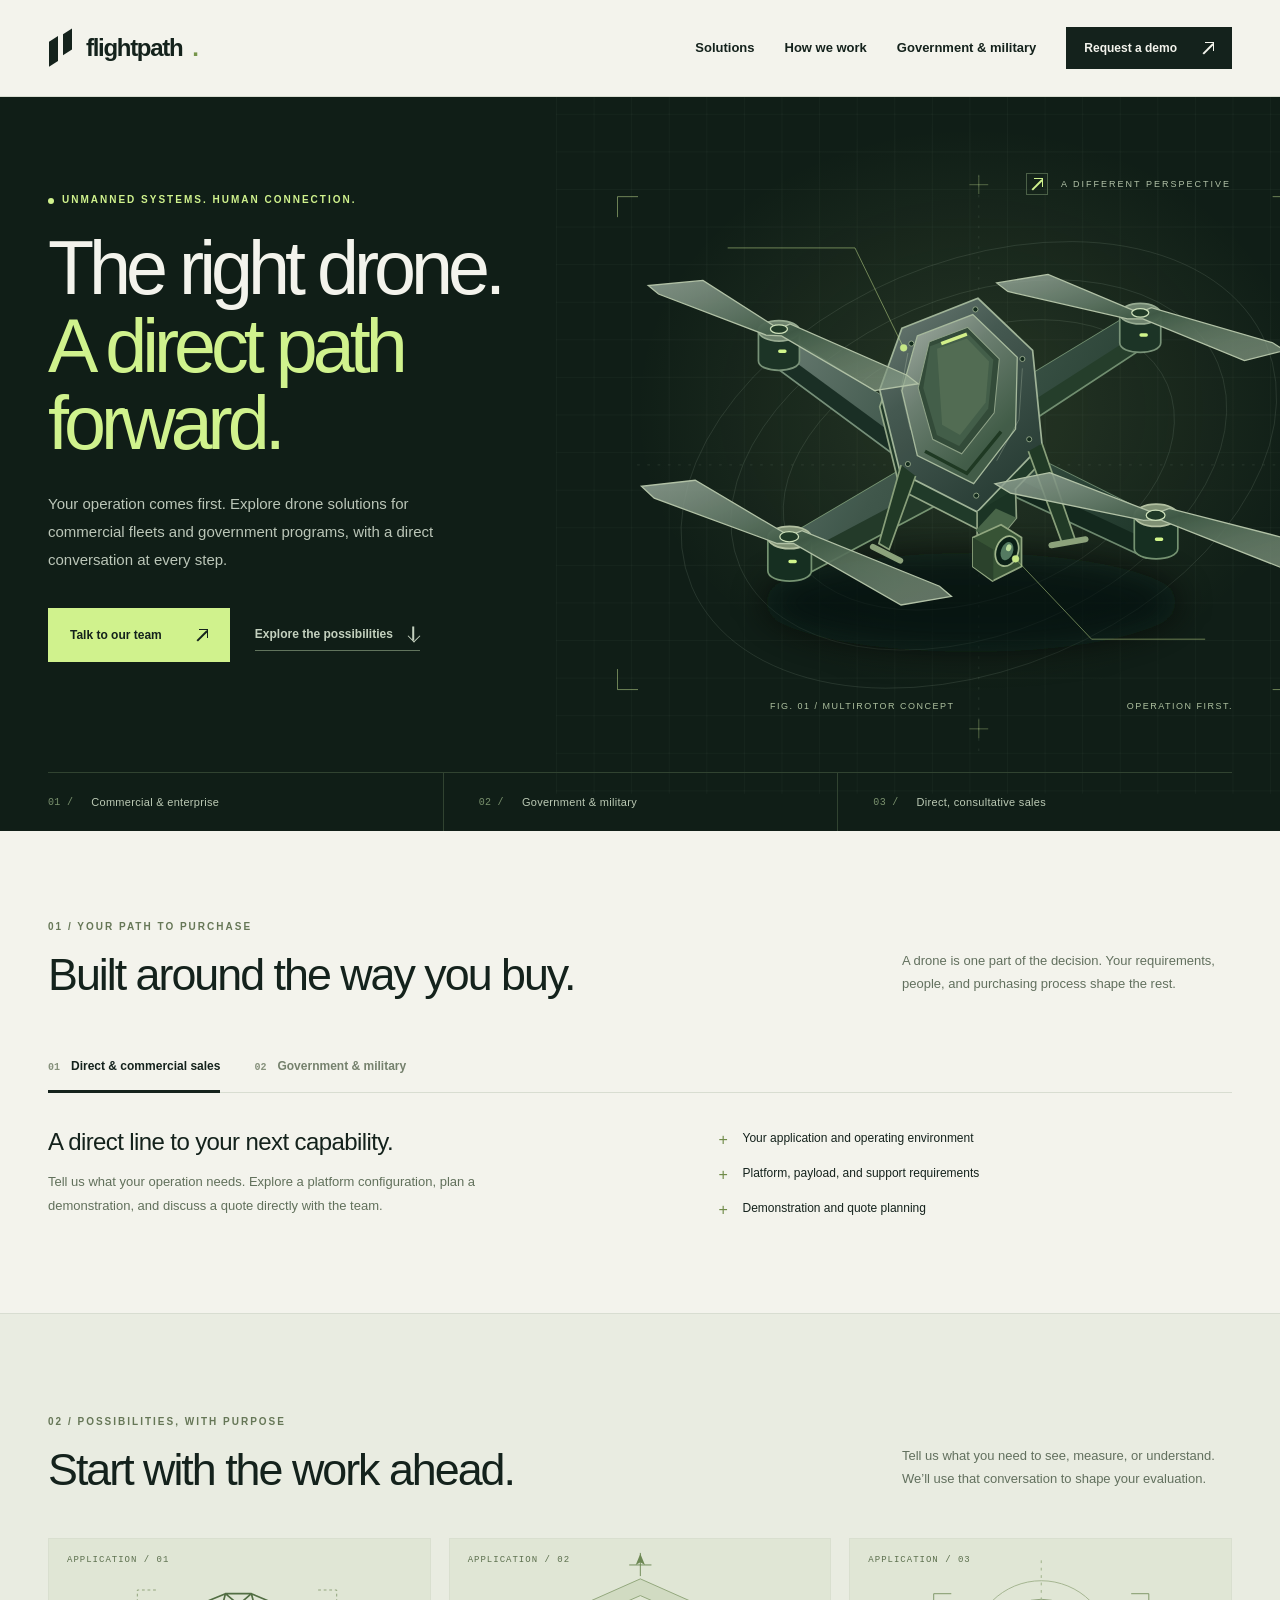
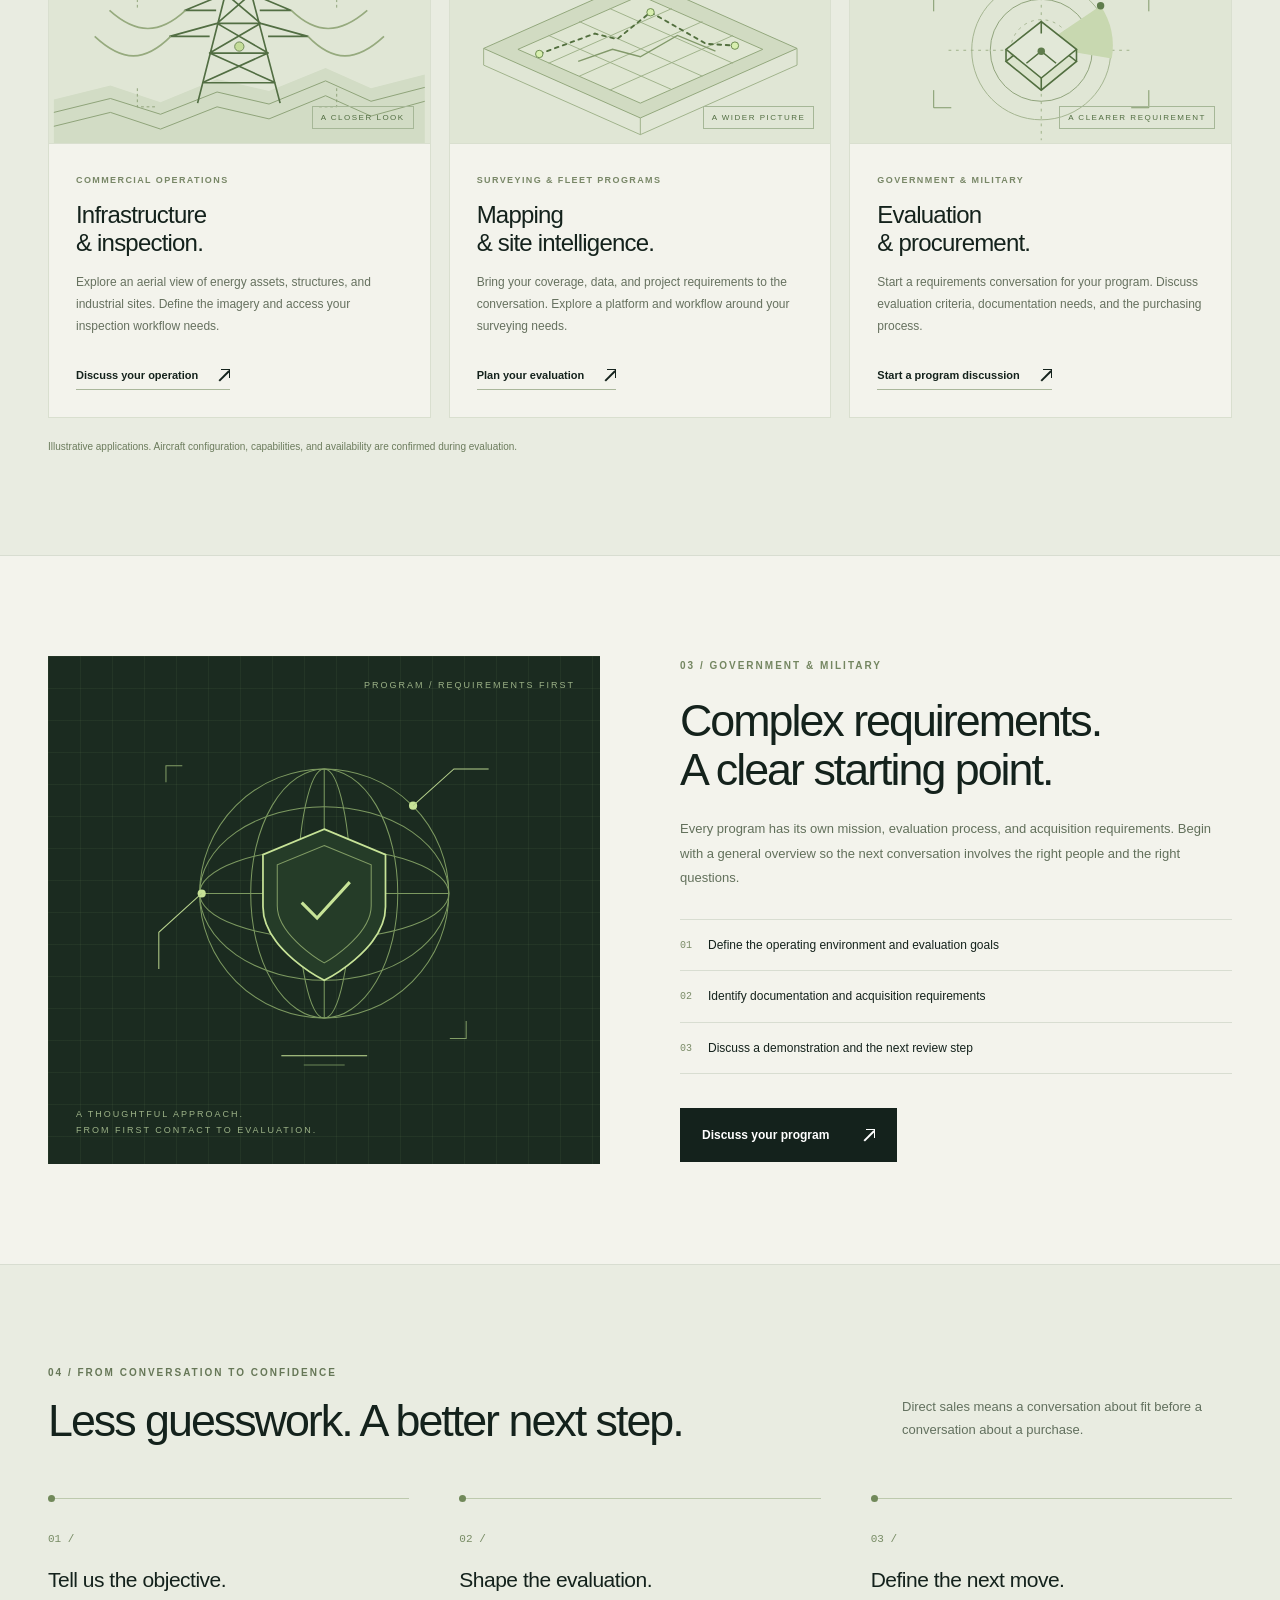
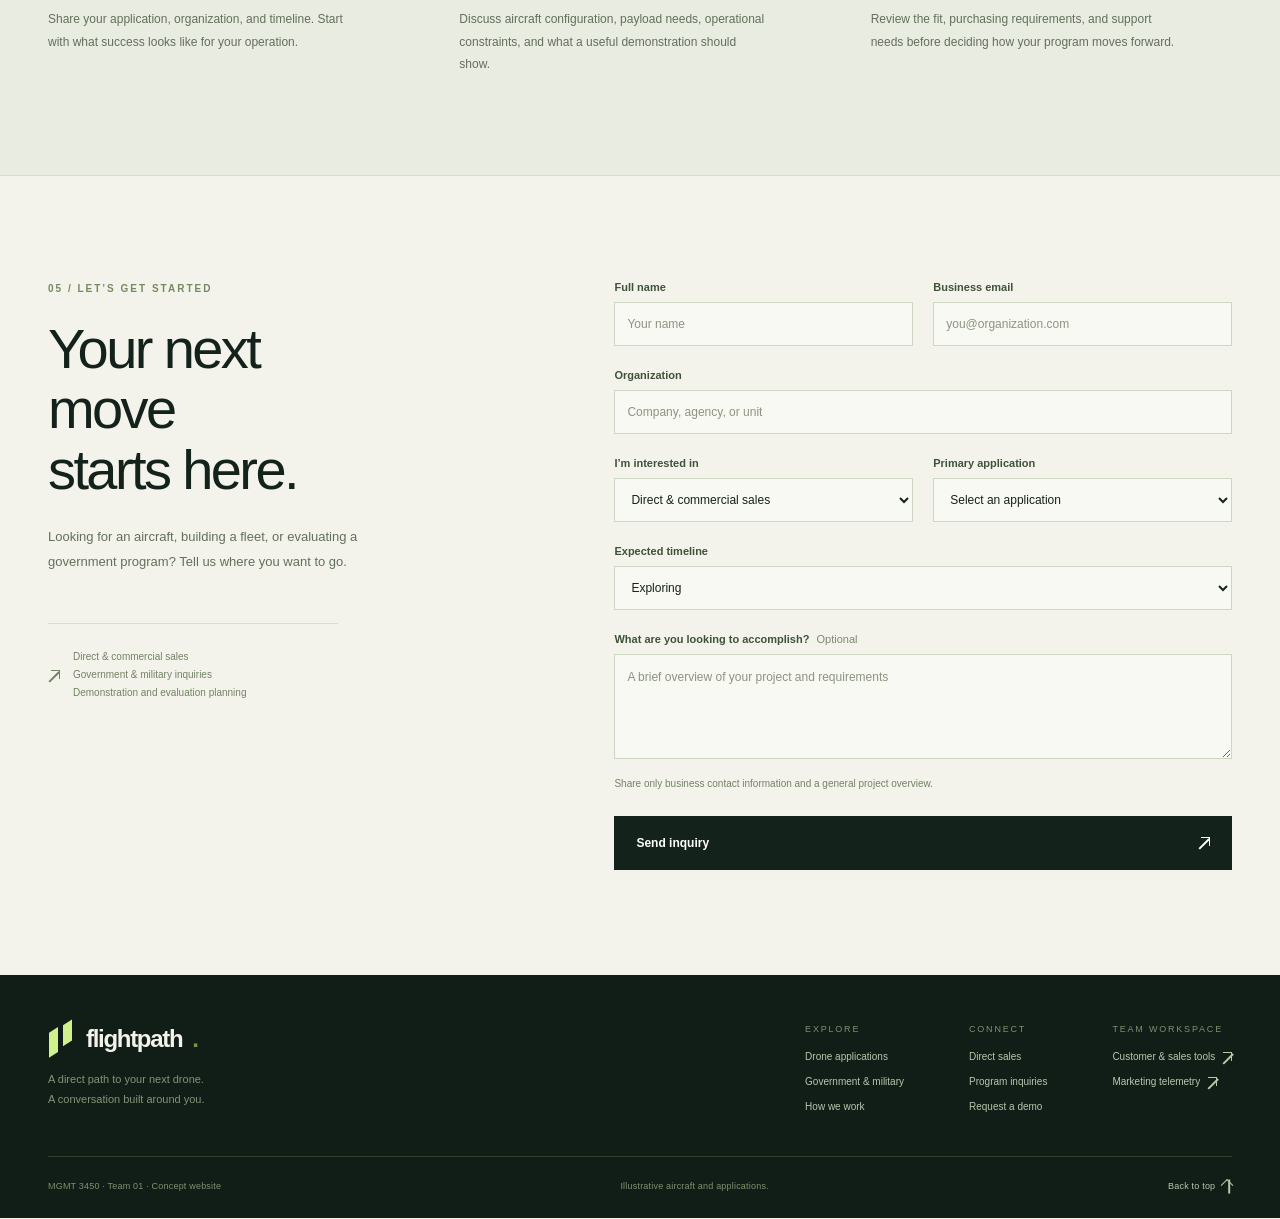
<file: index.html>
<!doctype html>
<html lang="en">
<head>
  <meta charset="utf-8">
  <meta name="viewport" content="width=device-width, initial-scale=1">
  <meta name="description" content="Explore a direct path to your next drone program. Flightpath brings commercial buyers and government teams from requirements to a focused aircraft evaluation.">
  <meta name="theme-color" content="#101e17">
  <title>Flightpath | A direct path to your next drone</title>
  <link rel="stylesheet" href="website/styles.css">
  <script defer src="website/app.js"></script>
</head>
<body>
  <a class="skip" href="#main">Skip to content</a>
  <header class="site-header">
    <div class="wrap header-inner">
      <a class="wordmark" href="index.html" aria-label="Flightpath home"><span class="brand-mark" aria-hidden="true"></span>flightpath<span class="brand-period">.</span></a>
      <button class="menu-toggle" id="menu-toggle" type="button" aria-controls="site-nav" aria-expanded="false"><span class="menu-lines" aria-hidden="true"></span>Menu</button>
      <nav class="site-nav" id="site-nav" aria-label="Main navigation">
        <a href="#solutions">Solutions</a>
        <a href="#process">How we work</a>
        <a href="#government">Government &amp; military</a>
        <a class="header-cta" href="#contact">Request a demo <span class="arrow-diagonal" aria-hidden="true"></span></a>
      </nav>
    </div>
  </header>
  <main id="main">
    <section class="hero" aria-labelledby="hero-title">
      <div class="wrap">
        <div class="hero-inner">
          <div class="hero-copy">
            <p class="eyebrow"><span class="dot" aria-hidden="true"></span>Unmanned systems. Human connection.</p>
            <h1 id="hero-title">The right drone.<br><em>A direct path<br>forward.</em></h1>
            <p class="hero-description">Your operation comes first. Explore drone solutions for commercial fleets and government programs, with a direct conversation at every step.</p>
            <div class="hero-actions">
              <a class="button button-lime" href="#contact" data-request="direct">Talk to our team <span class="button-arrow arrow-diagonal" aria-hidden="true"></span></a>
              <a class="text-link" href="#solutions">Explore the possibilities <span class="arrow-diagonal arrow-down" aria-hidden="true"></span></a>
            </div>
          </div>
          <div class="hero-art">
            <img src="website/drone.svg" alt="Technical illustration of a four-rotor drone with an underbody camera" width="960" height="840" fetchpriority="high">
            <div class="art-label" aria-hidden="true"><span><i class="arrow-diagonal"></i></span>A DIFFERENT PERSPECTIVE</div>
            <div class="art-caption"><span>FIG. 01 / MULTIROTOR CONCEPT</span><span>OPERATION FIRST.</span></div>
          </div>
        </div>
        <div class="hero-bottom" aria-label="Who we work with"><div><span>01 /</span>Commercial &amp; enterprise</div><div><span>02 /</span>Government &amp; military</div><div><span>03 /</span>Direct, consultative sales</div></div>
      </div>
    </section>
    <section class="section route-section wrap" aria-labelledby="route-title">
      <div class="section-heading"><div><p class="eyebrow">01 / YOUR PATH TO PURCHASE</p><h2 id="route-title">Built around the way you buy.</h2></div><p class="section-description">A drone is one part of the decision. Your requirements, people, and purchasing process shape the rest.</p></div>
      <div class="buyer-tabs" role="tablist" aria-label="Choose your purchasing path">
        <button class="buyer-tab is-active" type="button" role="tab" id="buyer-tab-direct" aria-selected="true" aria-controls="buyer-panel" tabindex="0" data-buyer="direct"><span class="tab-number" aria-hidden="true">01</span>Direct &amp; commercial sales</button>
        <button class="buyer-tab" type="button" role="tab" id="buyer-tab-military" aria-selected="false" aria-controls="buyer-panel" tabindex="-1" data-buyer="military"><span class="tab-number" aria-hidden="true">02</span>Government &amp; military</button>
      </div>
      <div class="buyer-content" id="buyer-panel" role="tabpanel" aria-labelledby="buyer-tab-direct" tabindex="0"><div><h3 id="buyer-title">From your first aircraft to your next fleet.</h3><p id="buyer-description">Start with the job you need to do. Discuss your operating environment, preferred payloads, and fleet goals directly, then define a focused demonstration before making a purchase decision.</p></div><ul class="buyer-points" id="buyer-points"><li>Explore aircraft and payload requirements</li><li>Plan a demonstration around your application</li><li>Discuss training, support, and fleet needs</li></ul></div>
    </section>
    <section class="section solutions-section" id="solutions" aria-labelledby="solutions-title">
      <div class="wrap">
        <div class="section-heading"><div><p class="eyebrow">02 / POSSIBILITIES, WITH PURPOSE</p><h2 id="solutions-title">Start with the work ahead.</h2></div><p class="section-description">Tell us what you need to see, measure, or understand. We’ll use that conversation to shape your evaluation.</p></div>
        <div class="solution-grid">
          <article class="solution-card">
            <div class="solution-visual"><span class="card-code">APPLICATION / 01</span>
              <svg viewBox="0 0 400 220" fill="none" aria-hidden="true"><path d="M0 173 61 158 115 176 176 151 232 164 293 139 342 161 400 146V220H0Z" fill="#d2dcc5"/><g stroke="#8a9f74" stroke-width="1"><path d="m0 187 61-15 54 17 61-24 56 13 61-25 49 22 58-15M0 202l61-15 54 18 61-24 56 13 61-25 49 22 58-16"/></g><g stroke="#526e43" stroke-width="1.8" stroke-linejoin="round"><path d="m155 177 30-118h28l31 118M176 91h47M168 123h63M160 155h79M185 59l38 32-55 32 71 32M213 59l-37 32 55 32-71 32M175 77h-34l44-18M222 77h34l-43-18M168 105h-43l51-14M231 105h43l-51-14"/><path d="M142 77c-28 26-53 26-82 0M256 77c27 26 52 26 82 0M126 105c-28 28-52 28-82 0M274 105c27 28 52 28 82 0" stroke="#96aa7e"/></g><path d="M110 55h-20v20M285 55h20v20M90 161v20h20M305 161v20h-20" stroke="#8b9f75" stroke-dasharray="3 3"/><circle cx="200" cy="116" r="5" fill="#c4dc99" stroke="#6b8553"/></svg>
              <span class="visual-tag">A CLOSER LOOK</span>
            </div>
            <div class="solution-body"><p class="eyebrow">COMMERCIAL OPERATIONS</p><h3>Infrastructure<br>&amp; inspection.</h3><p>Explore an aerial view of energy assets, structures, and industrial sites. Define the imagery and access your inspection workflow needs.</p><button type="button" data-use-case="Infrastructure inspection">Discuss your operation <span class="arrow-diagonal" aria-hidden="true"></span></button></div>
          </article>
          <article class="solution-card">
            <div class="solution-visual"><span class="card-code">APPLICATION / 02</span>
              <svg viewBox="0 0 400 220" fill="none" aria-hidden="true"><path d="m200 43 169 75-169 75L31 118Z" fill="#d1dbc2" stroke="#8ea477"/><path d="m200 61 132 58-132 58-132-58Z" fill="#dfe6d2" stroke="#8ea477"/><g stroke="#9caf87"><path d="m101 104 132 58M134 89l133 59M167 75l133 59M101 134l133-59M134 148l133-59M167 163l133-59"/><path d="m31 118v18l169 75 169-75v-18M200 193v18"/></g><path d="m91 124 60-22 24 6 36-29 60 34 31 2" stroke="#526f3e" stroke-width="2" stroke-linecap="round" stroke-dasharray="4 5"/><path d="m133 132 37-13 30 8 40-23 41 17" stroke="#82996a" stroke-width="1.5"/><g fill="#d8efaf" stroke="#66874a"><circle cx="91" cy="124" r="4"/><circle cx="211" cy="79" r="4"/><circle cx="302" cy="115" r="4"/></g><path d="M200 15v25M188 28h24" stroke="#6d8854"/><path d="m200 16 5 12-5-3-5 3Z" fill="#6d8854"/></svg>
              <span class="visual-tag">A WIDER PICTURE</span>
            </div>
            <div class="solution-body"><p class="eyebrow">SURVEYING &amp; FLEET PROGRAMS</p><h3>Mapping<br>&amp; site intelligence.</h3><p>Bring your coverage, data, and project requirements to the conversation. Explore a platform and workflow around your surveying needs.</p><button type="button" data-use-case="Mapping &amp; surveying">Plan your evaluation <span class="arrow-diagonal" aria-hidden="true"></span></button></div>
          </article>
          <article class="solution-card">
            <div class="solution-visual"><span class="card-code">APPLICATION / 03</span>
              <svg viewBox="0 0 400 220" fill="none" aria-hidden="true"><circle cx="201" cy="120" r="75" stroke="#a0b28c"/><circle cx="201" cy="120" r="55" stroke="#8b9f76"/><circle cx="201" cy="120" r="33" stroke="#a0b28c" stroke-dasharray="3 5"/><path d="M101 120h200M201 23v194" stroke="#9baf85" stroke-dasharray="3 5"/><path d="m200 116 65-44a79 79 0 0 1 12 57Z" fill="#c8d8b0"/><g stroke="#526f40" stroke-width="1.7"><path d="m163 132 38-30 38 30-38 31Z" fill="#dbe4cd"/><path d="m163 119 38-30 38 30-38 31Z" fill="#e2e8d8"/><path d="m185 134 16-13 16 13M201 89v13M163 119v13M239 119v13M201 150v13"/></g><path d="M104 59H85v19M298 59h19v19M85 163v19h19M317 163v19h-19" stroke="#799362"/><circle cx="265" cy="72" r="4" fill="#5f7c4c"/><circle cx="201" cy="121" r="4" fill="#5f7c4c"/></svg>
              <span class="visual-tag">A CLEARER REQUIREMENT</span>
            </div>
            <div class="solution-body"><p class="eyebrow">GOVERNMENT &amp; MILITARY</p><h3>Evaluation<br>&amp; procurement.</h3><p>Start a requirements conversation for your program. Discuss evaluation criteria, documentation needs, and the purchasing process.</p><button type="button" data-use-case="Government evaluation">Start a program discussion <span class="arrow-diagonal" aria-hidden="true"></span></button></div>
          </article>
        </div>
        <p class="section-footnote">Illustrative applications. Aircraft configuration, capabilities, and availability are confirmed during evaluation.</p>
      </div>
    </section>
    <section class="section government-section wrap" id="government" aria-labelledby="government-title">
      <div class="government-visual">
        <span class="gov-reference">PROGRAM / REQUIREMENTS FIRST</span>
        <svg viewBox="0 0 400 360" fill="none" aria-hidden="true"><g stroke="#7c9960" stroke-width="1"><circle cx="200" cy="164" r="122"/><ellipse cx="200" cy="164" rx="72" ry="122"/><ellipse cx="200" cy="164" rx="26" ry="122"/><ellipse cx="200" cy="164" rx="122" ry="44"/><ellipse cx="200" cy="164" rx="122" ry="85"/><path d="M78 164h244M200 42v244"/></g><path d="m200 101 60 25v51c0 42-60 72-60 72s-60-30-60-72v-51Z" fill="#253c28" stroke="#c7e397" stroke-width="1.7"/><path d="m200 117 46 19v40c0 30-46 56-46 56s-46-26-46-56v-40Z" stroke="#829d65"/><path d="m179 174 14 14 31-34" stroke="#c7e397" stroke-width="3" stroke-linecap="square"/><circle cx="80" cy="164" r="4" fill="#c7e397"/><circle cx="287" cy="78" r="4" fill="#c7e397"/><path d="M80 164 38 202v36M287 78l40-36h34" stroke="#b6d18c"/><path d="M45 55V39h16M339 289v17h-16" stroke="#829d65"/><path d="M158 323h84" stroke="#c7e397"/><path d="M180 332h40" stroke="#6d8856"/></svg>
        <div class="gov-caption">A THOUGHTFUL APPROACH.<br>FROM FIRST CONTACT TO EVALUATION.</div>
      </div>
      <div class="government-copy"><p class="eyebrow">03 / GOVERNMENT &amp; MILITARY</p><h2 id="government-title">Complex requirements.<br>A clear starting point.</h2><p>Every program has its own mission, evaluation process, and acquisition requirements. Begin with a general overview so the next conversation involves the right people and the right questions.</p><ul class="procurement-list"><li><span>01</span>Define the operating environment and evaluation goals</li><li><span>02</span>Identify documentation and acquisition requirements</li><li><span>03</span>Discuss a demonstration and the next review step</li></ul><a class="button" href="#contact" data-request="military">Discuss your program <span class="button-arrow arrow-diagonal" aria-hidden="true"></span></a></div>
    </section>
    <section class="section process-section" id="process" aria-labelledby="process-title">
      <div class="wrap">
        <div class="section-heading"><div><p class="eyebrow">04 / FROM CONVERSATION TO CONFIDENCE</p><h2 id="process-title">Less guesswork. A better next step.</h2></div><p class="section-description">Direct sales means a conversation about fit before a conversation about a purchase.</p></div>
        <div class="process-grid"><article class="process-step"><span class="step-number">01 /</span><h3>Tell us the objective.</h3><p>Share your application, organization, and timeline. Start with what success looks like for your operation.</p></article><article class="process-step"><span class="step-number">02 /</span><h3>Shape the evaluation.</h3><p>Discuss aircraft configuration, payload needs, operational constraints, and what a useful demonstration should show.</p></article><article class="process-step"><span class="step-number">03 /</span><h3>Define the next move.</h3><p>Review the fit, purchasing requirements, and support needs before deciding how your program moves forward.</p></article></div>
      </div>
    </section>
    <section class="contact-section wrap" id="contact" aria-labelledby="contact-title">
      <div class="contact-layout">
        <div class="contact-intro"><p class="eyebrow">05 / LET’S GET STARTED</p><h2 id="contact-title">Your next move<br>starts here.</h2><p>Looking for an aircraft, building a fleet, or evaluating a government program? Tell us where you want to go.</p><div class="contact-aside"><span class="arrow-diagonal" aria-hidden="true"></span><div>Direct &amp; commercial sales<br>Government &amp; military inquiries<br>Demonstration and evaluation planning</div></div></div>
        <form class="inquiry-form" id="inquiry-form">
          <div class="form-grid">
            <div class="form-field"><label for="inquiry-name">Full name</label><input id="inquiry-name" name="name" type="text" autocomplete="name" maxlength="100" placeholder="Your name" required></div>
            <div class="form-field"><label for="inquiry-email">Business email</label><input id="inquiry-email" name="email" type="email" autocomplete="email" maxlength="254" placeholder="you@organization.com" required></div>
            <div class="form-field full"><label for="inquiry-organization">Organization</label><input id="inquiry-organization" name="organization" type="text" autocomplete="organization" maxlength="160" placeholder="Company, agency, or unit" required></div>
            <div class="form-field"><label for="inquiry-buyer">I’m interested in</label><select id="inquiry-buyer" name="buyerType" required><option value="direct">Direct &amp; commercial sales</option><option value="military">Government &amp; military</option></select></div>
            <div class="form-field"><label for="inquiry-use-case">Primary application</label><select id="inquiry-use-case" name="useCase" required><option value="" disabled selected>Select an application</option><option>Infrastructure inspection</option><option>Mapping &amp; surveying</option><option>Government evaluation</option><option>Other</option></select></div>
            <div class="form-field full"><label for="inquiry-timeline">Expected timeline</label><select id="inquiry-timeline" name="timeline" required><option>Exploring</option><option>Within 3 months</option><option>3–6 months</option><option>6+ months</option></select></div>
            <div class="form-field full"><label for="inquiry-message">What are you looking to accomplish? <span>Optional</span></label><textarea id="inquiry-message" name="message" rows="4" maxlength="2000" placeholder="A brief overview of your project and requirements"></textarea></div>
          </div>
          <div class="field-trap" aria-hidden="true"><label for="inquiry-website">Leave this field blank</label><input id="inquiry-website" type="text" name="website" tabindex="-1" autocomplete="off"></div>
          <p class="form-note">Share only business contact information and a general project overview.</p>
          <button class="button form-submit" id="inquiry-submit" type="submit" disabled>Send inquiry <span class="button-arrow arrow-diagonal" aria-hidden="true"></span></button>
          <noscript><p class="form-note">Please enable JavaScript to save your inquiry. You can still explore all website sections.</p></noscript>
          <p class="form-status" id="inquiry-status" role="status" aria-live="polite"></p>
          <p class="form-error" id="inquiry-error" role="alert" hidden></p>
        </form>
      </div>
    </section>
  </main>
  <footer class="site-footer">
    <div class="wrap">
      <div class="footer-main"><div><a class="wordmark" href="index.html" aria-label="Flightpath home"><span class="brand-mark" aria-hidden="true"></span>flightpath<span class="brand-period">.</span></a><p class="footer-tagline">A direct path to your next drone.<br>A conversation built around you.</p></div><div class="footer-links"><div><p>Explore</p><a href="#solutions">Drone applications</a><a href="#government">Government &amp; military</a><a href="#process">How we work</a></div><div><p>Connect</p><a href="#contact" data-request="direct">Direct sales</a><a href="#contact" data-request="military">Program inquiries</a><a href="#contact">Request a demo</a></div><div><p>Team workspace</p><a href="sales.html">Customer &amp; sales tools <span class="arrow-diagonal" aria-hidden="true"></span></a><a href="telemetry.html">Marketing telemetry <span class="arrow-diagonal" aria-hidden="true"></span></a></div></div></div>
      <div class="footer-bottom"><span>MGMT 3450 · Team 01 · Concept website</span><span>Illustrative aircraft and applications.</span><a href="#main">Back to top <span class="arrow-diagonal arrow-up" aria-hidden="true"></span></a></div>
    </div>
  </footer>
</body>
</html>
</file>
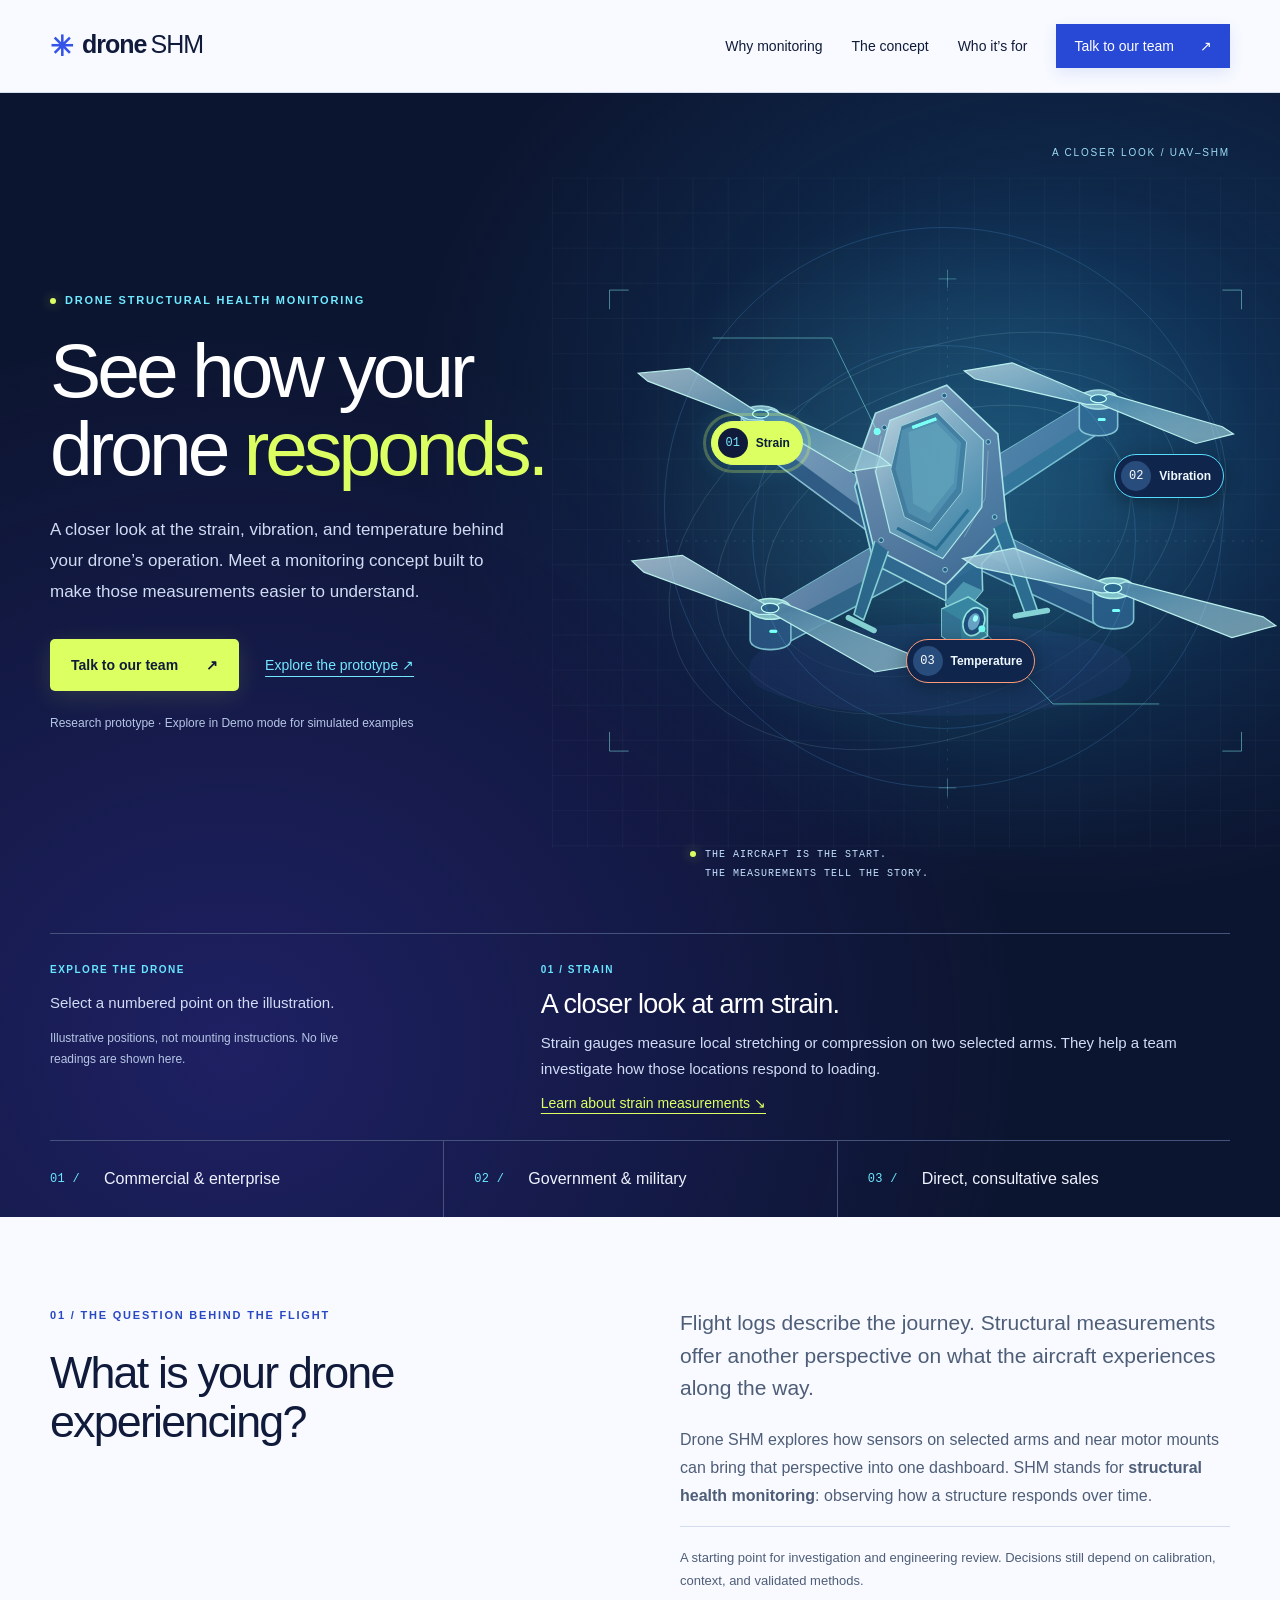
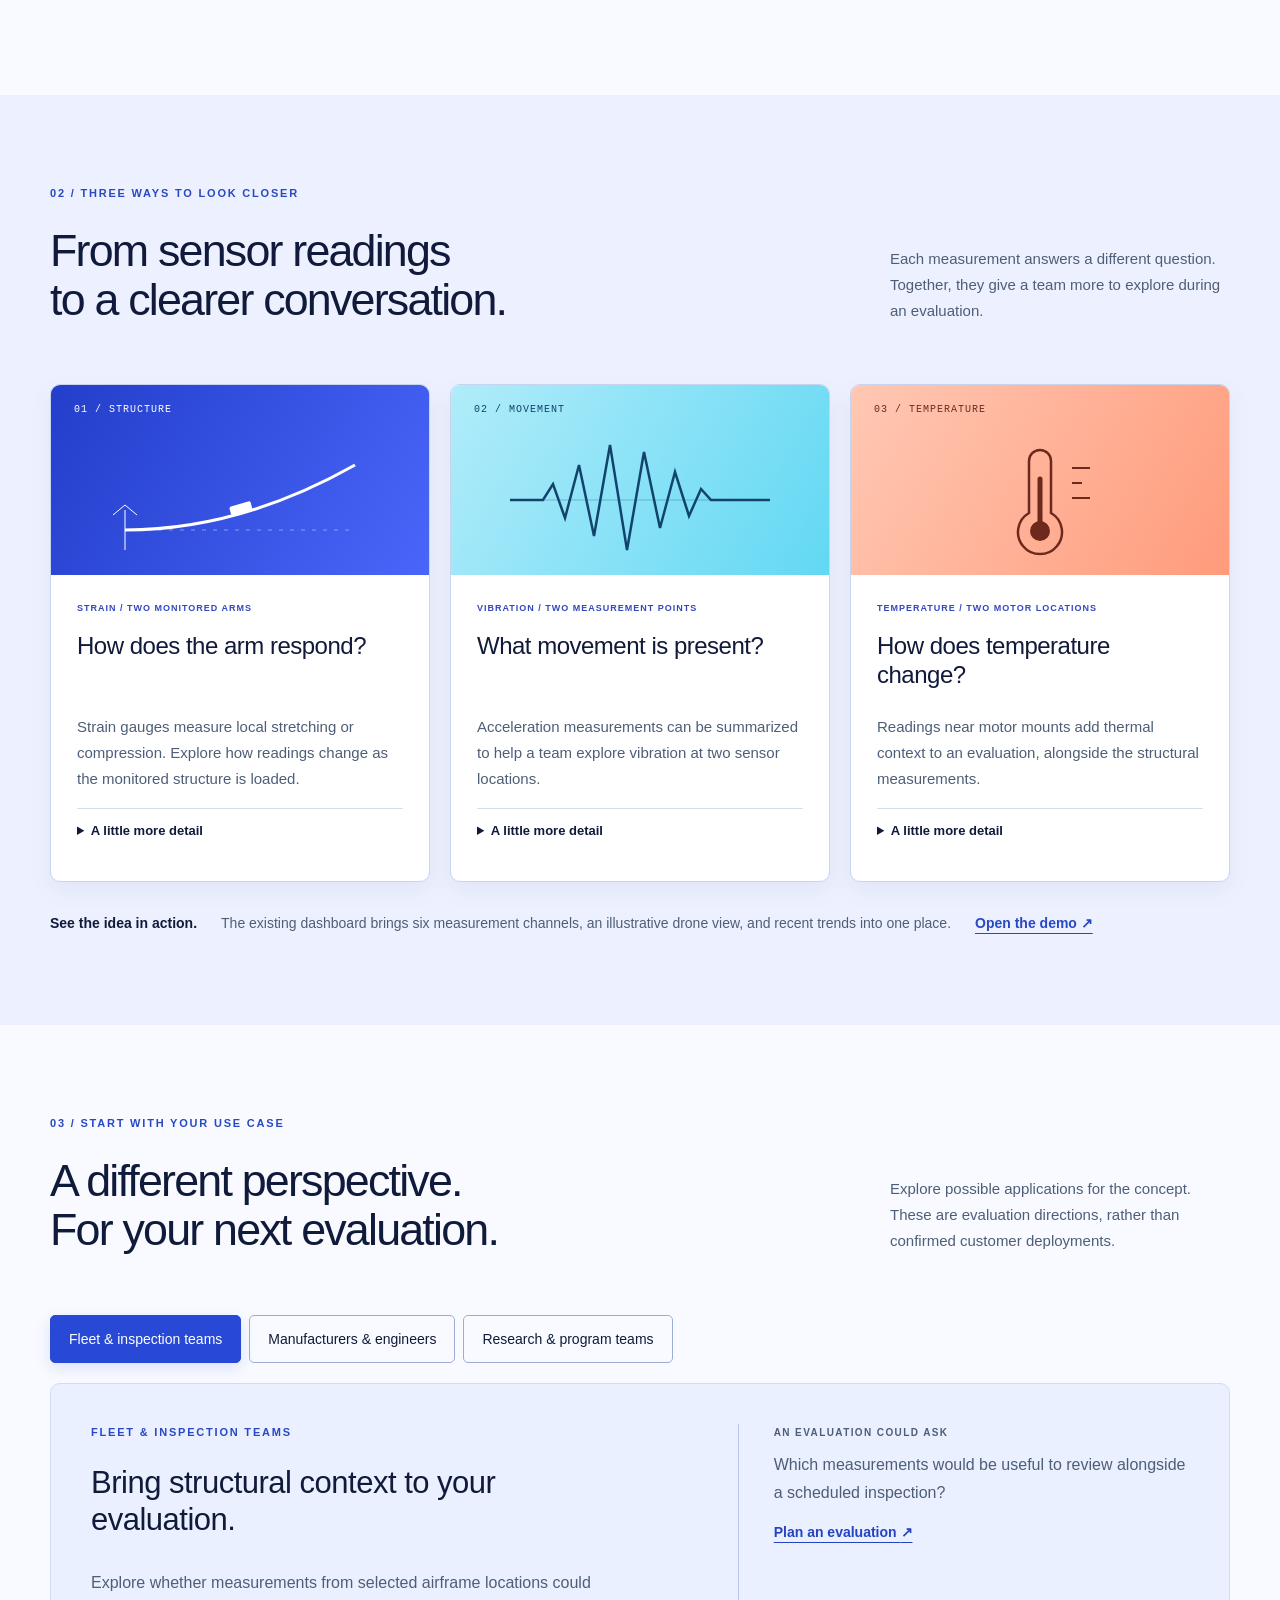
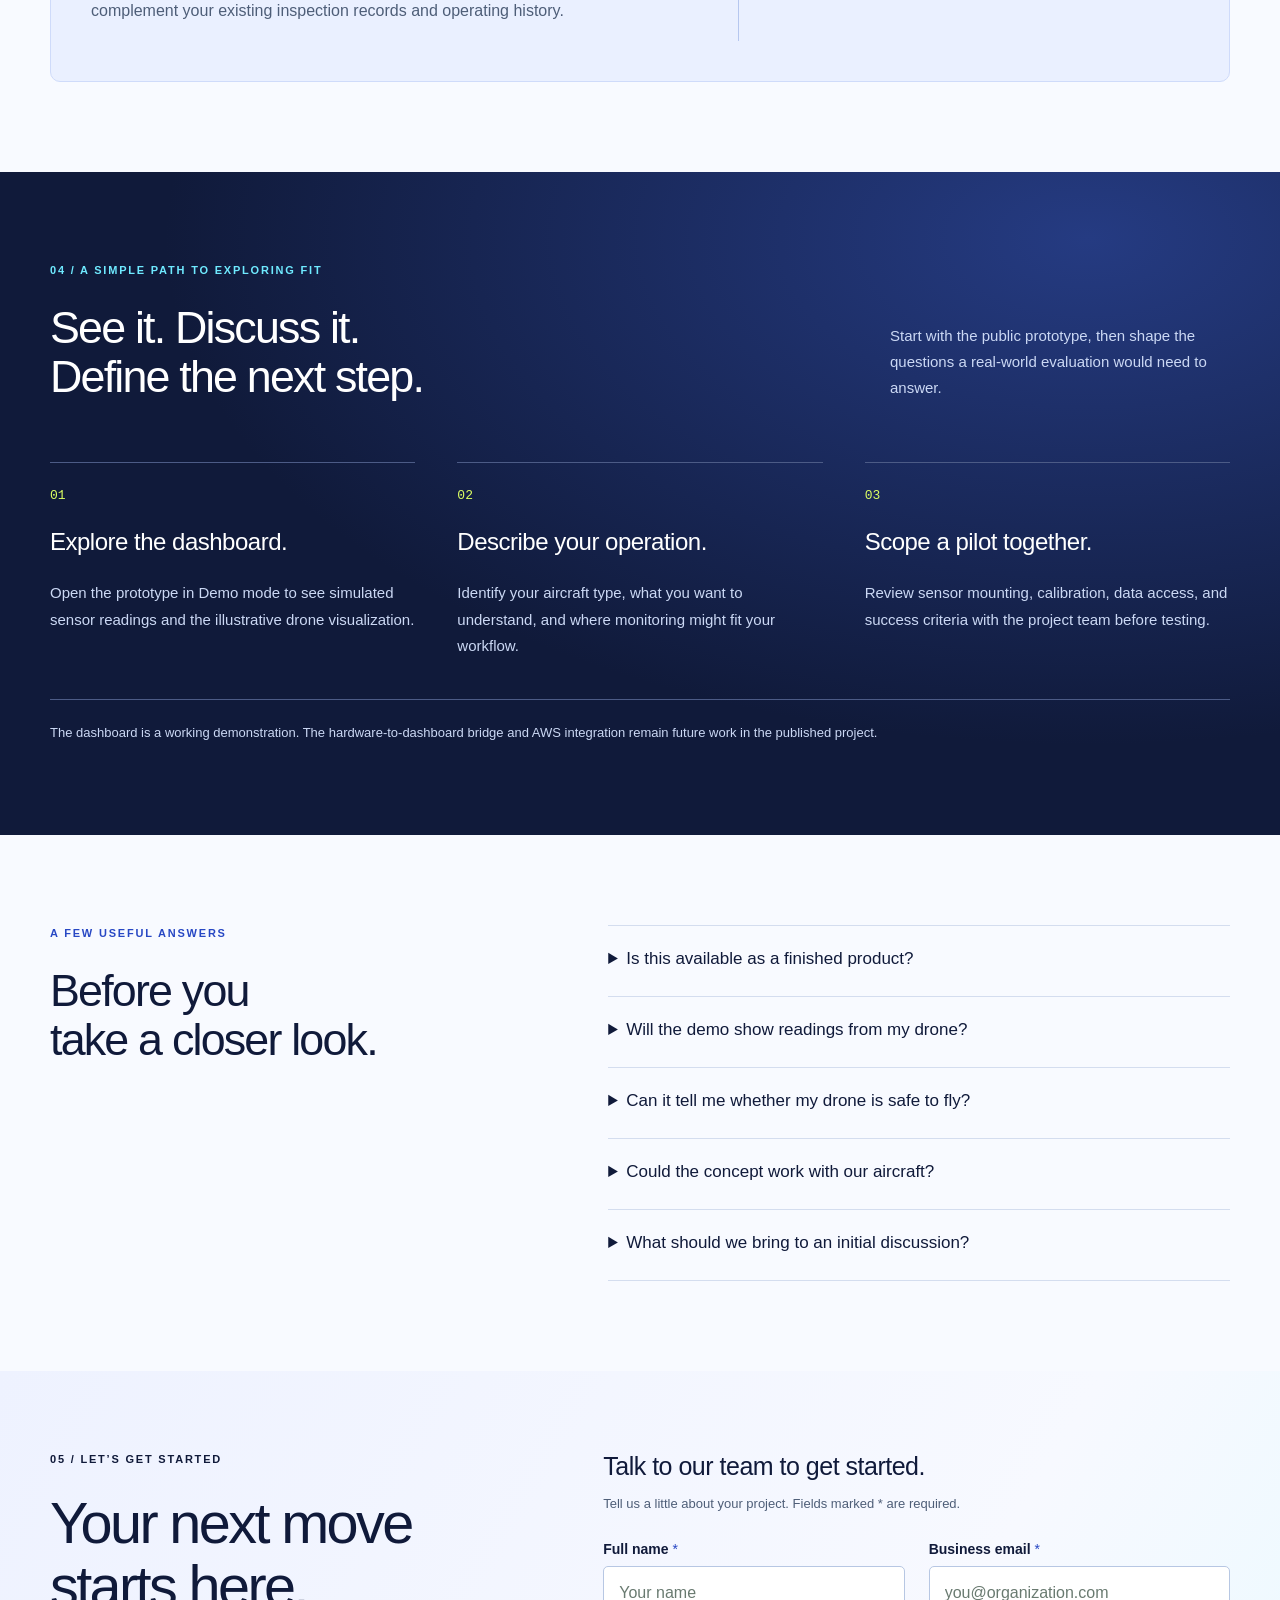
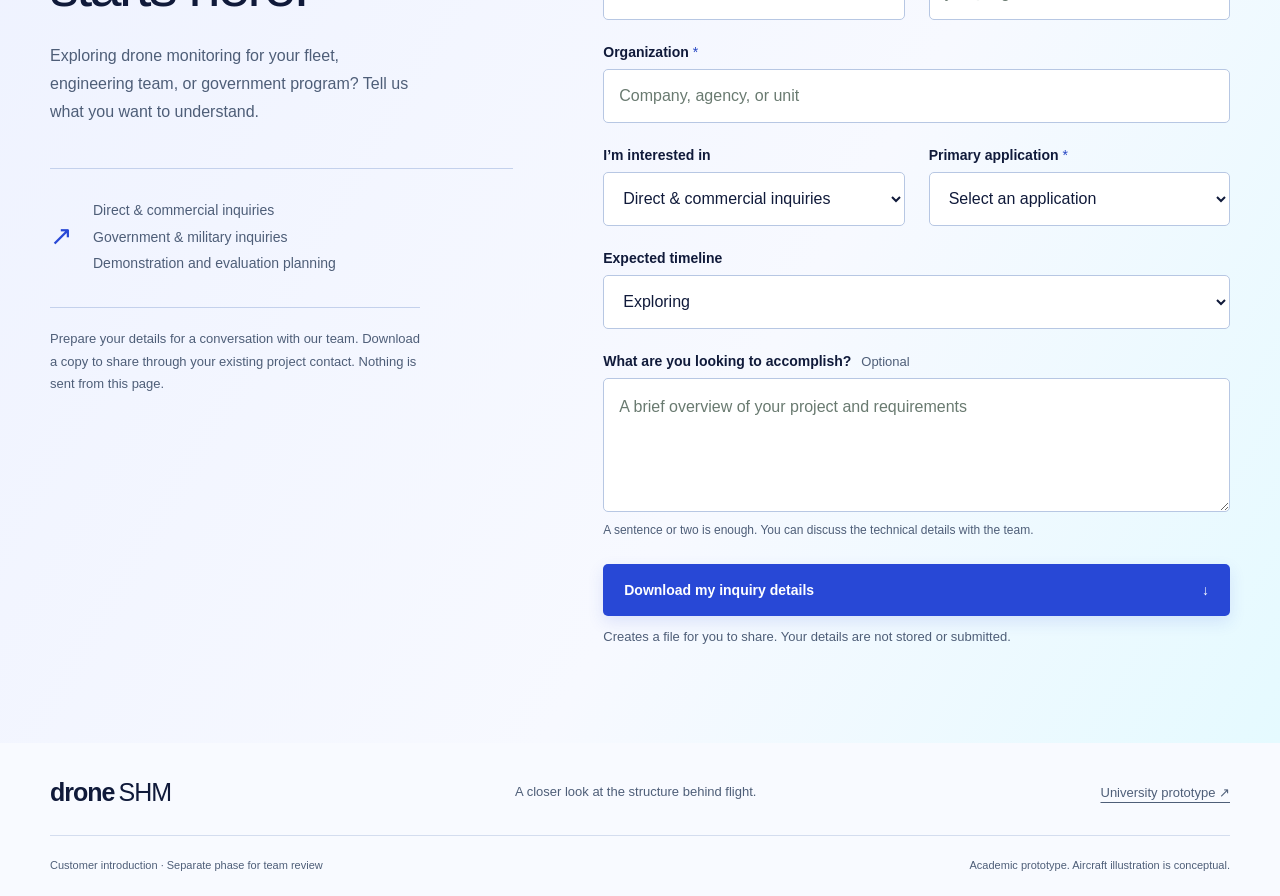
<file: phases/customer-introduction/index.html>
<!doctype html>
<html lang="en">
<head>
  <meta charset="utf-8"><meta name="viewport" content="width=device-width,initial-scale=1">
  <meta name="description" content="Discover Drone SHM: a research concept for understanding drone arm strain, vibration, and motor-mount temperature. Explore the prototype and plan an evaluation.">
  <meta name="theme-color" content="#101a3a"><title>Drone SHM | See how your drone responds</title>
  <link rel="stylesheet" href="styles.css"><script defer src="app.js"></script>
</head>
<body>
  <a class="skip" href="#main">Skip to content</a>
  <header class="header"><div class="wrap nav-wrap"><a class="brand" href="#" aria-label="Drone SHM home"><span class="brand-icon" aria-hidden="true">✳</span>drone<span>SHM</span></a><button id="menu" class="menu" type="button" aria-expanded="false" aria-controls="navigation" hidden>Menu</button><nav id="navigation" aria-label="Main navigation"><a href="#why">Why monitoring</a><a href="#measurements">The concept</a><a href="#applications">Who it’s for</a><a class="nav-cta" href="#evaluate">Talk to our team <span aria-hidden="true">↗</span></a></nav></div></header>
  <main id="main">
    <section class="hero"><div class="wrap hero-grid"><div class="hero-copy"><p class="eyebrow"><span class="status-dot"></span>DRONE STRUCTURAL HEALTH MONITORING</p><h1>See how your<br>drone <em>responds.</em></h1><p class="lead">A closer look at the strain, vibration, and temperature behind your drone’s operation. Meet a monitoring concept built to make those measurements easier to understand.</p><div class="actions"><a class="button" href="#evaluate">Talk to our team <span aria-hidden="true">↗</span></a><a class="text-link" href="https://cs.csub.edu/~bdarghali/drone-shm/" target="_blank" rel="noopener">Explore the prototype <span aria-hidden="true">↗</span><span class="sr-only"> (opens in a new tab)</span></a></div><p class="hero-note">Research prototype · Explore in Demo mode for simulated examples</p></div><figure class="hero-figure"><div class="orbit orbit-one"></div><div class="orbit orbit-two"></div><div class="art-tag">A CLOSER LOOK / UAV–SHM</div><img src="drone.svg" width="960" height="840" alt="Concept illustration of a quadcopter, representing the aircraft a monitoring system could help study" fetchpriority="high"><div class="sensor-hotspots" role="group" aria-label="Explore the drone sensors" hidden><button type="button" class="sensor-hotspot point-strain" data-sensor="strain" aria-pressed="true" aria-controls="sensor-detail" aria-label="Explore strain monitoring"><span aria-hidden="true">01</span><span class="hotspot-label">Strain</span></button><button type="button" class="sensor-hotspot point-vibration" data-sensor="vibration" aria-pressed="false" aria-controls="sensor-detail" aria-label="Explore vibration monitoring"><span aria-hidden="true">02</span><span class="hotspot-label">Vibration</span></button><button type="button" class="sensor-hotspot point-temperature" data-sensor="temperature" aria-pressed="false" aria-controls="sensor-detail" aria-label="Explore temperature monitoring"><span aria-hidden="true">03</span><span class="hotspot-label">Temperature</span></button></div><figcaption><span class="figure-dot"></span>THE AIRCRAFT IS THE START.<br><span class="caption-indent">THE MEASUREMENTS TELL THE STORY.</span></figcaption></figure></div><section class="wrap sensor-explorer" aria-labelledby="sensor-explorer-title" hidden><div class="sensor-explorer-intro"><p class="eyebrow" id="sensor-explorer-title">EXPLORE THE DRONE</p><p>Select a numbered point on the illustration.</p><small>Illustrative positions, not mounting instructions. No live readings are shown here.</small></div><div id="sensor-detail" aria-live="polite" aria-atomic="true"><p class="eyebrow" id="sensor-label">01 / STRAIN</p><h2 id="sensor-title">A closer look at arm strain.</h2><p id="sensor-copy">Strain gauges measure local stretching or compression on two selected arms. They help a team investigate how those locations respond to loading.</p><a id="sensor-learn" href="#measurements">Learn about strain measurements <span aria-hidden="true">↘</span></a></div></section><div class="wrap hero-bottom" role="list" aria-label="Who we work with"><div class="audience-strip-item" role="listitem"><span class="strip-number" aria-hidden="true">01 /</span>Commercial &amp; enterprise</div><div class="audience-strip-item" role="listitem"><span class="strip-number" aria-hidden="true">02 /</span>Government &amp; military</div><div class="audience-strip-item" role="listitem"><span class="strip-number" aria-hidden="true">03 /</span>Direct, consultative sales</div></div></section>
    <section class="section wrap intro" id="why"><div><p class="eyebrow">01 / THE QUESTION BEHIND THE FLIGHT</p><h2>What is your drone<br>experiencing?</h2></div><div><p class="section-lead">Flight logs describe the journey. Structural measurements offer another perspective on what the aircraft experiences along the way.</p><p>Drone SHM explores how sensors on selected arms and near motor mounts can bring that perspective into one dashboard. SHM stands for <strong>structural health monitoring</strong>: observing how a structure responds over time.</p><p class="quiet">A starting point for investigation and engineering review. Decisions still depend on calibration, context, and validated methods.</p></div></section>
    <section class="section measurement-section" id="measurements"><div class="wrap"><div class="section-heading"><div><p class="eyebrow">02 / THREE WAYS TO LOOK CLOSER</p><h2>From sensor readings<br>to a clearer conversation.</h2></div><p>Each measurement answers a different question. Together, they give a team more to explore during an evaluation.</p></div><div class="cards">
      <article class="card"><div class="card-graphic strain" aria-hidden="true"><span>01 / STRUCTURE</span><svg viewBox="0 0 300 130" fill="none"><path d="M35 100H265" stroke="currentColor" stroke-dasharray="4 7" opacity=".4"/><path d="M35 100Q150 100 265 35" stroke="currentColor" stroke-width="3"/><path d="M35 80V120M23 85l12-10 12 10" stroke="currentColor"/><rect x="139" y="77" width="22" height="9" rx="2" fill="currentColor" transform="rotate(-16 139 77)"/></svg></div><div class="card-body"><p class="eyebrow">STRAIN / TWO MONITORED ARMS</p><h3>How does the arm respond?</h3><p>Strain gauges measure local stretching or compression. Explore how readings change as the monitored structure is loaded.</p><details id="strain-details"><summary>A little more detail</summary><p>The concept uses two strain gauges with HX711 interfaces. Microstrain describes local strain; it does not directly measure arm displacement.</p></details></div></article>
      <article class="card"><div class="card-graphic vibration" aria-hidden="true"><span>02 / MOVEMENT</span><svg viewBox="0 0 300 130" fill="none"><path d="M20 70H280" stroke="currentColor" opacity=".3"/><path d="M20 70H53l10-16 12 34 14-53 15 71 16-91 17 105 17-98 16 76 15-56 14 44 12-27 10 11h59" stroke="currentColor" stroke-width="2.5"/></svg></div><div class="card-body"><p class="eyebrow">VIBRATION / TWO MEASUREMENT POINTS</p><h3>What movement is present?</h3><p>Acceleration measurements can be summarized to help a team explore vibration at two sensor locations.</p><details id="vibration-details"><summary>A little more detail</summary><p>The concept uses ADXL355 accelerometers. The dashboard expects g RMS, a summary of vibration amplitude over a measurement window, rather than raw sensor samples.</p></details></div></article>
      <article class="card"><div class="card-graphic temperature" aria-hidden="true"><span>03 / TEMPERATURE</span><svg viewBox="0 0 300 130" fill="none"><path d="M139 31a11 11 0 0 1 22 0v52a22 22 0 1 1-22 0Z" stroke="currentColor" stroke-width="2.5"/><path d="M150 49v47" stroke="currentColor" stroke-width="5" stroke-linecap="round"/><circle cx="150" cy="101" r="10" fill="currentColor"/><path d="M182 38h18M182 53h10M182 68h18" stroke="currentColor" stroke-width="2"/></svg></div><div class="card-body"><p class="eyebrow">TEMPERATURE / TWO MOTOR LOCATIONS</p><h3>How does temperature change?</h3><p>Readings near motor mounts add thermal context to an evaluation, alongside the structural measurements.</p><details id="temperature-details"><summary>A little more detail</summary><p>The concept uses MCP9808 sensors reporting degrees Celsius. Mounting position matters: this is not necessarily the internal motor winding temperature.</p></details></div></article>
    </div><div class="concept-note"><b>See the idea in action.</b><span>The existing dashboard brings six measurement channels, an illustrative drone view, and recent trends into one place.</span><a href="https://cs.csub.edu/~bdarghali/drone-shm/" target="_blank" rel="noopener">Open the demo ↗<span class="sr-only"> (opens in a new tab)</span></a></div></div></section>
    <section class="section wrap" id="applications"><div class="section-heading"><div><p class="eyebrow">03 / START WITH YOUR USE CASE</p><h2>A different perspective.<br>For your next evaluation.</h2></div><p>Explore possible applications for the concept. These are evaluation directions, rather than confirmed customer deployments.</p></div><div class="audience-buttons" aria-label="Explore a potential application"><button type="button" data-audience="fleet" aria-pressed="true">Fleet &amp; inspection teams</button><button type="button" data-audience="engineering" aria-pressed="false">Manufacturers &amp; engineers</button><button type="button" data-audience="research" aria-pressed="false">Research &amp; program teams</button></div><div class="audience-panel" aria-live="polite" aria-atomic="true"><div><p class="eyebrow" id="audience-label">FLEET &amp; INSPECTION TEAMS</p><h3 id="audience-title">Bring structural context to your evaluation.</h3><p id="audience-copy">Explore whether measurements from selected airframe locations could complement your existing inspection records and operating history.</p></div><div class="audience-next"><p>AN EVALUATION COULD ASK</p><p id="audience-question">Which measurements would be useful to review alongside a scheduled inspection?</p><a href="#evaluate" id="audience-cta">Plan an evaluation <span aria-hidden="true">↗</span></a></div></div></section>
    <section class="section journey"><div class="wrap"><div class="section-heading"><div><p class="eyebrow">04 / A SIMPLE PATH TO EXPLORING FIT</p><h2>See it. Discuss it.<br>Define the next step.</h2></div><p>Start with the public prototype, then shape the questions a real-world evaluation would need to answer.</p></div><div class="steps"><article><span>01</span><h3>Explore the dashboard.</h3><p>Open the prototype in Demo mode to see simulated sensor readings and the illustrative drone visualization.</p></article><article><span>02</span><h3>Describe your operation.</h3><p>Identify your aircraft type, what you want to understand, and where monitoring might fit your workflow.</p></article><article><span>03</span><h3>Scope a pilot together.</h3><p>Review sensor mounting, calibration, data access, and success criteria with the project team before testing.</p></article></div><p class="integration-note">The dashboard is a working demonstration. The hardware-to-dashboard bridge and AWS integration remain future work in the published project.</p></div></section>
    <section class="section wrap faq"><div><p class="eyebrow">A FEW USEFUL ANSWERS</p><h2>Before you<br>take a closer look.</h2></div><div><details><summary>Is this available as a finished product?</summary><p>The linked project is an academic research prototype. Product availability, pricing, support, and installation have not been established. Use the demo to explore the concept and prepare questions for the project team.</p></details><details><summary>Will the demo show readings from my drone?</summary><p>No. Demo mode uses simulated data. Live mode needs a configured, trusted real sensor feed; choosing Live does not connect your aircraft automatically.</p></details><details><summary>Can it tell me whether my drone is safe to fly?</summary><p>The prototype does not provide a validated damage-detection or flightworthiness decision. Its visual colors and arm movement are illustrative, not certified warning thresholds.</p></details><details><summary>Could the concept work with our aircraft?</summary><p>Compatibility needs an engineering review of the airframe, sensor placement, power, communications, calibration, and data requirements. No universal compatibility is claimed.</p></details><details><summary>What should we bring to an initial discussion?</summary><p>Your use case, aircraft type, current inspection workflow, and the question you would like the measurements to help investigate. The brief below helps organize those points.</p></details></div></section>
    <section class="evaluation" id="evaluate"><div class="wrap evaluation-grid">
      <div class="contact-intro"><p class="eyebrow">05 / LET’S GET STARTED</p><h2>Your next move<br>starts here.</h2><p>Exploring drone monitoring for your fleet, engineering team, or government program? Tell us what you want to understand.</p><div class="contact-options"><span aria-hidden="true">↗</span><div>Direct &amp; commercial inquiries<br>Government &amp; military inquiries<br>Demonstration and evaluation planning</div></div><p class="privacy-note">Prepare your details for a conversation with our team. Download a copy to share through your existing project contact. Nothing is sent from this page.</p></div>
      <form id="brief-form" aria-labelledby="contact-title"><h3 id="contact-title">Talk to our team to get started.</h3><p class="form-intro">Tell us a little about your project. Fields marked <span aria-hidden="true">*</span> are required.</p><div class="contact-form-grid">
        <div class="field"><label for="full-name">Full name <span aria-hidden="true">*</span></label><input id="full-name" name="fullName" autocomplete="name" required maxlength="120" placeholder="Your name"></div>
        <div class="field"><label for="business-email">Business email <span aria-hidden="true">*</span></label><input id="business-email" name="email" type="email" autocomplete="email" required maxlength="254" placeholder="you@organization.com"></div>
        <div class="field full"><label for="organization">Organization <span aria-hidden="true">*</span></label><input id="organization" name="organization" autocomplete="organization" required maxlength="160" placeholder="Company, agency, or unit"></div>
        <div class="field"><label for="interest">I’m interested in</label><select id="interest" name="interest"><option>Direct &amp; commercial inquiries</option><option>Government &amp; military inquiries</option><option>Demonstration &amp; evaluation planning</option></select></div>
        <div class="field"><label for="application">Primary application <span aria-hidden="true">*</span></label><select id="application" name="application" required><option value="">Select an application</option><option value="Fleet & inspection evaluation">Fleet &amp; inspection evaluation</option><option value="Aircraft engineering & testing">Aircraft engineering &amp; testing</option><option value="Research & program evaluation">Research &amp; program evaluation</option><option value="Exploring the concept">Exploring the concept / not sure yet</option></select></div>
        <div class="field full"><label for="timeline">Expected timeline</label><select id="timeline" name="timeline"><option>Exploring</option><option>Within 3 months</option><option>Within 6 months</option><option>Longer-term planning</option></select></div>
        <div class="field full"><label for="question">What are you looking to accomplish? <span class="optional">Optional</span></label><textarea id="question" name="question" rows="4" maxlength="1200" placeholder="A brief overview of your project and requirements" aria-describedby="question-help"></textarea><small id="question-help">A sentence or two is enough. You can discuss the technical details with the team.</small></div>
      </div><button class="button button-light" type="submit">Download my inquiry details <span aria-hidden="true">↓</span></button><p class="form-note">Creates a file for you to share. Your details are not stored or submitted.</p><p id="brief-status" role="status"></p><noscript><p>Downloads require JavaScript. You can still copy these questions into a document and share them with your project contact.</p></noscript></form>
    </div></section>
  </main>
  <footer><div class="wrap footer-top"><a class="brand" href="#">drone<span>SHM</span></a><p>A closer look at the structure behind flight.</p><a href="https://cs.csub.edu/~bdarghali/drone-shm/">University prototype ↗</a></div><div class="wrap footer-bottom"><span>Customer introduction · Separate phase for team review</span><span>Academic prototype. Aircraft illustration is conceptual.</span></div></footer>
</body>
</html>
</file>
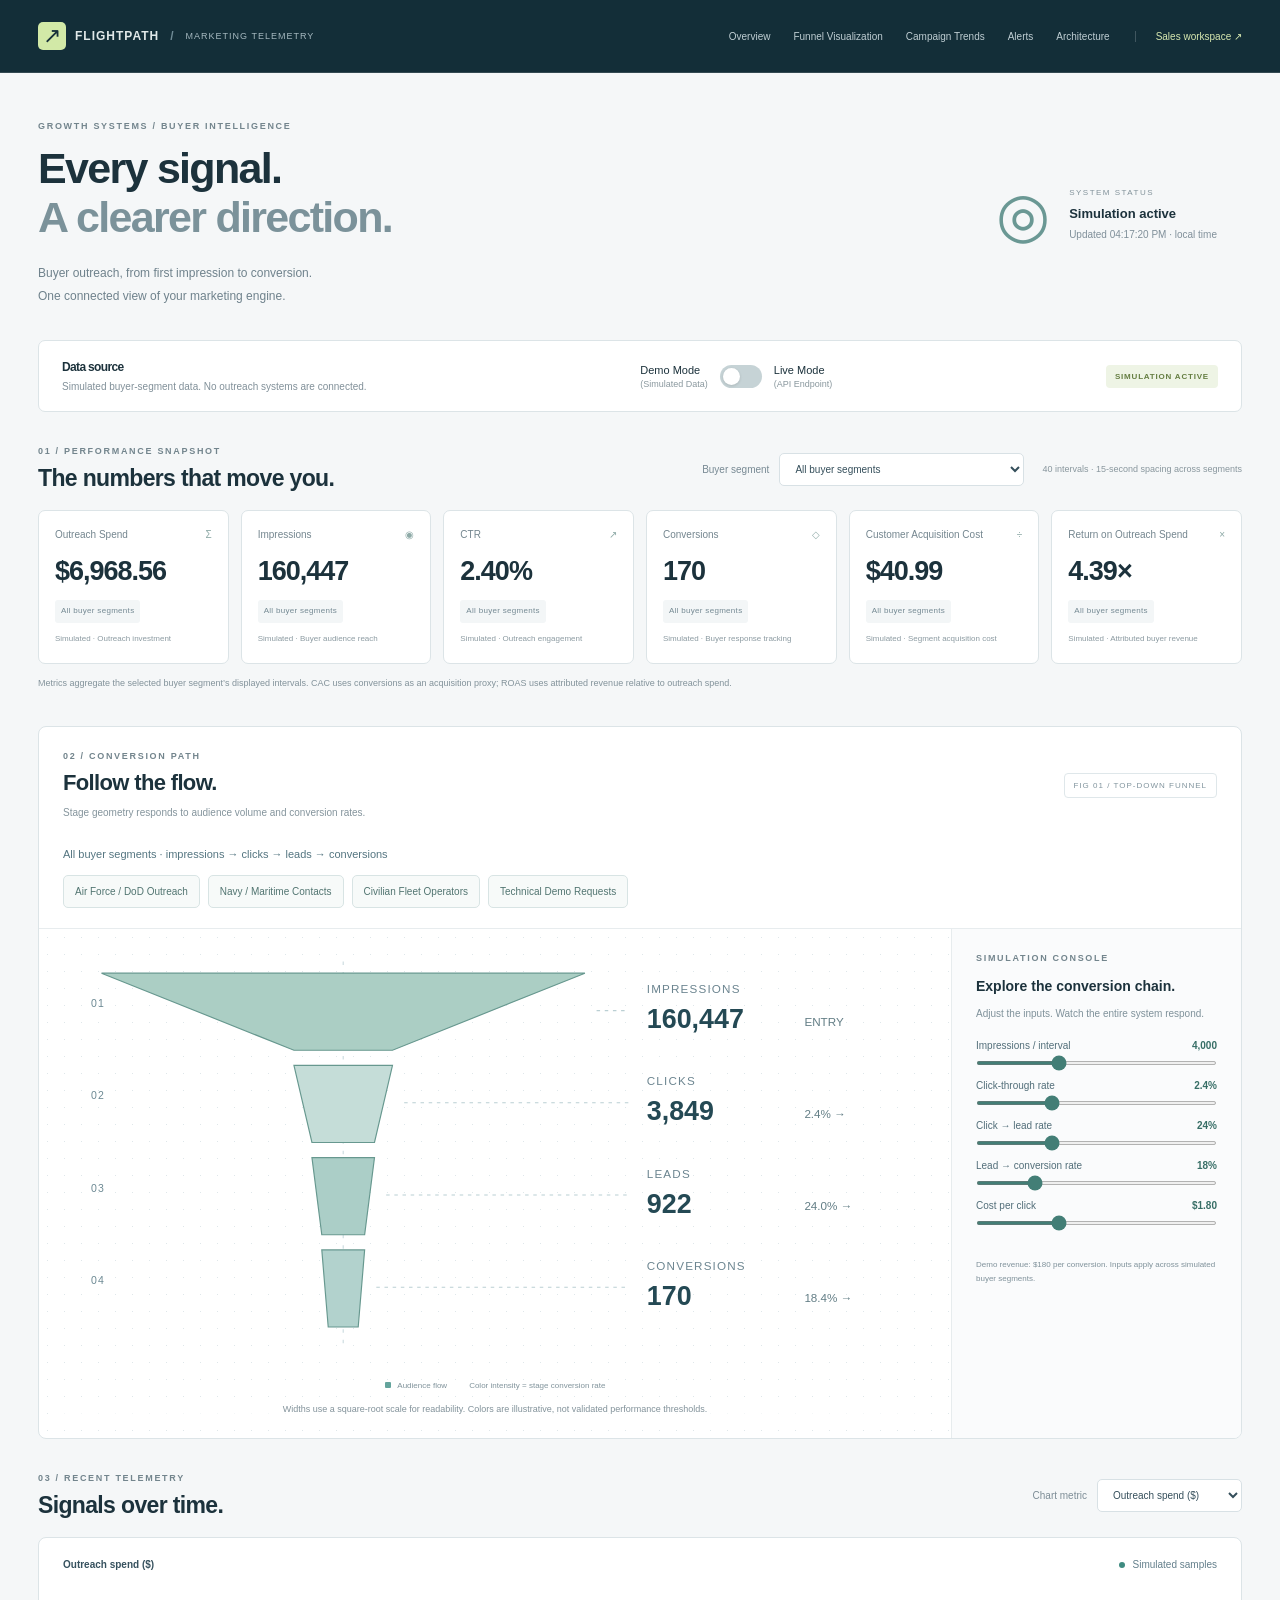
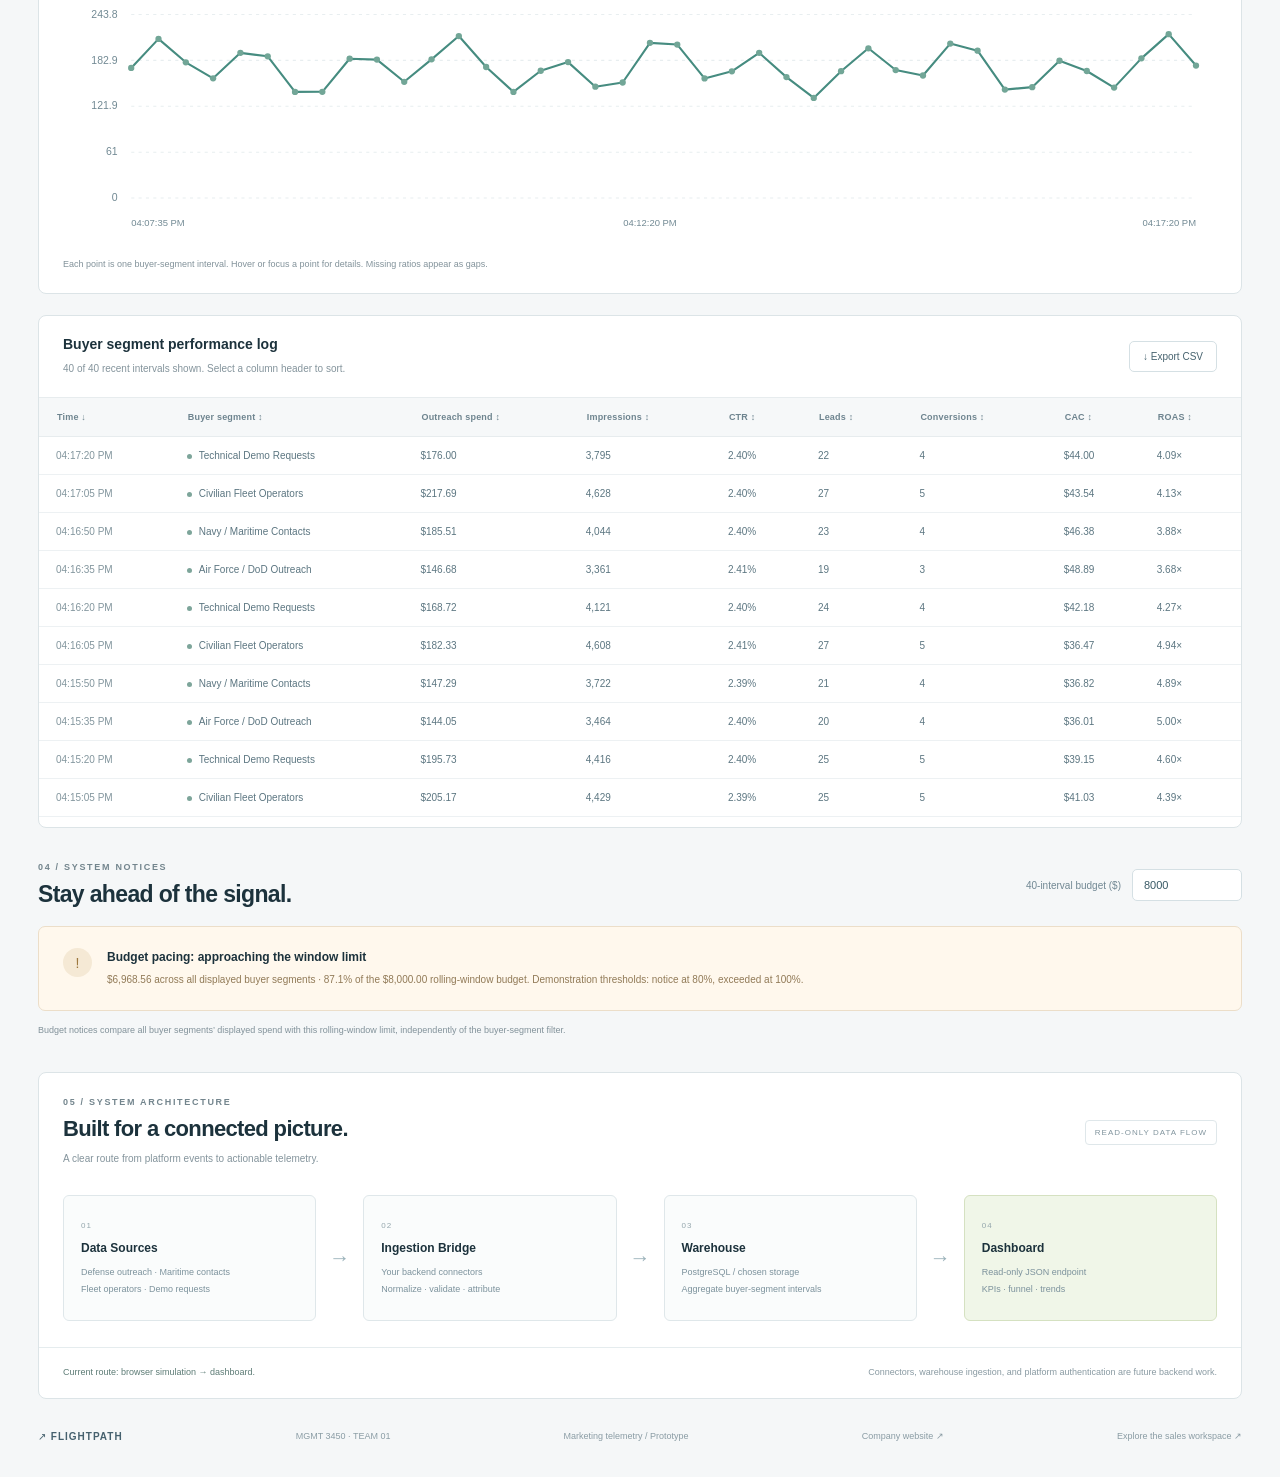
<file: telemetry.html>
<!doctype html>
<html lang="en"><head><meta charset="utf-8"><meta name="viewport" content="width=device-width, initial-scale=1"><meta name="description" content="Marketing telemetry with an interactive funnel, buyer-segment trends, and optional live API connection."><title>Flightpath | Marketing Telemetry</title><link rel="stylesheet" href="marketing/styles.css"><script defer src="marketing/model.js"></script><script defer src="marketing/app.js"></script></head>
<body><a class="skip" href="#overview">Skip to overview</a>
<header class="site-header"><div class="nav-inner"><a class="logo" href="#overview"><span class="logo-mark">↗</span> FLIGHTPATH <span class="logo-divider">/</span> <span class="logo-sub">MARKETING TELEMETRY</span></a><nav aria-label="Page sections"><a href="#overview">Overview</a><a href="#visualization">Funnel Visualization</a><a href="#trends">Campaign Trends</a><a href="#alerts">Alerts</a><a href="#architecture">Architecture</a></nav><a class="sales-link" href="sales.html">Sales workspace ↗</a></div></header>
<main><section class="hero"><div><p class="eyebrow">GROWTH SYSTEMS / BUYER INTELLIGENCE</p><h1>Every signal.<br><span>A clearer direction.</span></h1><p class="intro">Buyer outreach, from first impression to conversion.<br>One connected view of your marketing engine.</p></div><div class="hero-status"><span class="status-orbit" aria-hidden="true">◎</span><div><span class="small-label">SYSTEM STATUS</span><strong id="status-label">Simulation active</strong><span id="updated">Waiting for first sample</span></div></div></section>
<section class="source-panel" aria-labelledby="source-title"><div class="source-top"><div><h2 id="source-title">Data source</h2><p id="source-description">Simulated buyer-segment data. No outreach systems are connected.</p></div><div class="mode-control"><span>Demo Mode <small>(Simulated Data)</small></span><button id="mode-toggle" class="switch" role="switch" aria-checked="false" aria-label="Live Mode (API Endpoint)"><span></span></button><span>Live Mode <small>(API Endpoint)</small></span></div><span id="mode-badge" class="pill">SIMULATION ACTIVE</span></div><form id="api-form" class="api-settings" hidden><label>Read-only API endpoint<input id="api-endpoint" type="url" placeholder="https://your-backend.example/api/marketing" autocomplete="off" aria-describedby="api-help"></label><button type="submit" class="primary">Connect endpoint ↗</button><p id="api-help">Use your own JSON endpoint. CRM and outreach API keys stay on your backend. Live mode never generates sample data.</p></form><p id="connection-message" class="connection-message" role="status"></p></section>
<section id="overview" class="section-block" aria-labelledby="overview-title"><div class="section-heading"><div><p class="eyebrow">01 / PERFORMANCE SNAPSHOT</p><h2 id="overview-title">The numbers that move you.</h2></div><div class="scope"><label for="channel">Buyer segment</label><select id="channel"><option value="all">All buyer segments</option></select><span id="sample-count">40 intervals · 15-second spacing</span></div></div><div id="kpis" class="kpi-grid"></div><p class="section-note">Metrics aggregate the selected buyer segment’s displayed intervals. CAC uses conversions as an acquisition proxy; ROAS uses attributed revenue relative to outreach spend.</p></section>
<section id="visualization" class="panel section-block" aria-labelledby="funnel-title"><div class="panel-heading"><div><p class="eyebrow">02 / CONVERSION PATH</p><h2 id="funnel-title">Follow the flow.</h2><p>Stage geometry responds to audience volume and conversion rates.</p></div><span class="tag">FIG 01 / TOP-DOWN FUNNEL</span></div><div class="funnel-segment-context"><p id="funnel-scope">All buyer segments · impressions → clicks → leads → conversions</p><div id="funnel-segments" class="segment-list" aria-label="Funnel buyer segments"></div></div><div class="funnel-layout"><div class="funnel-canvas"><svg id="funnel" viewBox="0 0 740 370" role="img" aria-labelledby="funnel-svg-title funnel-svg-description"></svg><div class="funnel-legend"><span><i></i> Audience flow</span><span>Color intensity = stage conversion rate</span></div><p class="section-note">Widths use a square-root scale for readability. Colors are illustrative, not validated performance thresholds.</p></div><aside class="control-panel"><p class="eyebrow">SIMULATION CONSOLE</p><h3>Explore the conversion chain.</h3><p id="controls-note">Adjust the inputs. Watch the entire system respond.</p><fieldset id="demo-controls"><legend class="sr-only">Demo simulation settings</legend><label>Impressions / interval <output for="demo-impressions" id="value-impressions"></output><input id="demo-impressions" type="range" min="1000" max="10000" step="100" value="4000"></label><label>Click-through rate <output for="demo-ctr" id="value-ctr"></output><input id="demo-ctr" type="range" min="0" max="8" step="0.1" value="2.4"></label><label>Click → lead rate <output for="demo-lead" id="value-lead"></output><input id="demo-lead" type="range" min="0" max="80" step="1" value="24"></label><label>Lead → conversion rate <output for="demo-close" id="value-close"></output><input id="demo-close" type="range" min="0" max="80" step="1" value="18"></label><label>Cost per click <output for="demo-cpc" id="value-cpc"></output><input id="demo-cpc" type="range" min="0.2" max="5" step="0.1" value="1.8"></label></fieldset><p class="control-footnote">Demo revenue: $180 per conversion. Inputs apply across simulated buyer segments.</p></aside></div></section>
<section id="trends" class="section-block" aria-labelledby="trends-title"><div class="section-heading"><div><p class="eyebrow">03 / RECENT TELEMETRY</p><h2 id="trends-title">Signals over time.</h2></div><label class="metric-select">Chart metric <select id="chart-metric"><option value="spend">Outreach spend ($)</option><option value="impressions">Impressions</option><option value="ctr">CTR (%)</option><option value="conversions">Conversions</option><option value="cac">CAC ($)</option><option value="roas">ROAS (×)</option></select></label></div><div class="panel chart-panel"><div class="chart-top"><span id="chart-title">Outreach spend ($)</span><span><i class="chart-dot"></i> <span id="chart-source">Simulated samples</span></span></div><svg id="trend-chart" viewBox="0 0 1100 250" role="img" aria-labelledby="chart-svg-title chart-svg-description"></svg><p class="section-note">Each point is one buyer-segment interval. Hover or focus a point for details. Missing ratios appear as gaps.</p></div><div class="panel telemetry-table"><div class="panel-heading"><div><h3>Buyer segment performance log</h3><p id="table-description">Most recent 40 intervals. Select a column header to sort.</p></div><button id="export" class="secondary">↓ Export CSV</button></div><div class="table-scroll"><table><caption class="sr-only">Recent buyer-segment telemetry, sortable by column</caption><thead><tr id="table-head"></tr></thead><tbody id="table-body"></tbody></table></div></div></section>
<section id="alerts" class="section-block" aria-labelledby="alerts-title"><div class="section-heading"><div><p class="eyebrow">04 / SYSTEM NOTICES</p><h2 id="alerts-title">Stay ahead of the signal.</h2></div><label class="budget-setting">40-interval budget ($)<input id="budget" type="number" min="1" max="1000000000" step="1" value="8000"></label></div><div id="notice" class="notice" role="status"></div><p class="section-note">Budget notices compare all buyer segments’ displayed spend with this rolling-window limit, independently of the buyer-segment filter.</p></section>
<section id="architecture" class="panel section-block" aria-labelledby="architecture-title"><div class="panel-heading"><div><p class="eyebrow">05 / SYSTEM ARCHITECTURE</p><h2 id="architecture-title">Built for a connected picture.</h2><p>A clear route from platform events to actionable telemetry.</p></div><span class="tag">READ-ONLY DATA FLOW</span></div><div class="architecture-flow"><div><span class="node-number">01</span><h3>Data Sources</h3><p>Defense outreach · Maritime contacts<br>Fleet operators · Demo requests</p></div><span class="flow-arrow" aria-hidden="true">→</span><div><span class="node-number">02</span><h3>Ingestion Bridge</h3><p>Your backend connectors<br>Normalize · validate · attribute</p></div><span class="flow-arrow" aria-hidden="true">→</span><div><span class="node-number">03</span><h3>Warehouse</h3><p>PostgreSQL / chosen storage<br>Aggregate buyer-segment intervals</p></div><span class="flow-arrow" aria-hidden="true">→</span><div class="active-node"><span class="node-number">04</span><h3>Dashboard</h3><p>Read-only JSON endpoint<br>KPIs · funnel · trends</p></div></div><div class="architecture-note"><span id="architecture-status">Current route: browser simulation → dashboard.</span><span>Connectors, warehouse ingestion, and platform authentication are future backend work.</span></div></section>
<footer><a class="footer-brand" href="#overview">↗ FLIGHTPATH</a><span>MGMT 3450 · TEAM 01</span><span>Marketing telemetry / Prototype</span><a href="index.html">Company website ↗</a><a href="sales.html">Explore the sales workspace ↗</a></footer></main></body></html>
</file>
<file: website/styles.css>
:root{--ink:#14221c;--ink-soft:#405045;--paper:#f3f3ec;--white:#fff;--line:#d8ddd1;--lime:#d0f28d;--muted:#7c8b7c;--dark:#101e17;--max:1280px;font-family:Arial,Helvetica,sans-serif;color:var(--ink);background:var(--paper);font-synthesis:none;text-rendering:optimizeLegibility;scroll-behavior:smooth}
*{box-sizing:border-box}body{margin:0}button,input,select,textarea{font:inherit}a{color:inherit;text-decoration:none}button,a,input,select,textarea{-webkit-tap-highlight-color:transparent}button,a{touch-action:manipulation}button{cursor:pointer}button:disabled{cursor:wait;opacity:.65}img{max-width:100%;display:block}button:focus-visible,a:focus-visible,input:focus-visible,select:focus-visible,textarea:focus-visible{outline:3px solid #5a7b2a;outline-offset:5px}[hidden]{display:none!important}.sr-only,.field-trap{position:absolute;width:1px;height:1px;padding:0;margin:-1px;overflow:hidden;clip:rect(0,0,0,0);white-space:nowrap;border:0}.skip{position:absolute;z-index:100;left:16px;top:10px;transform:translateY(-150%);padding:14px 20px;background:var(--lime);font-weight:700}.skip:focus{transform:translateY(0)}.wrap{width:min(var(--max),calc(100% - 96px));margin-inline:auto}.site-header{background:var(--paper);position:relative;z-index:10;border-bottom:1px solid var(--line)}.header-inner{min-height:96px;display:flex;align-items:center;gap:42px}.wordmark{font-size:24px;font-weight:800;letter-spacing:-1.3px;display:flex;align-items:center;gap:10px}.brand-mark{width:26px;height:30px;display:inline-block;position:relative;transform:skewY(-14deg);margin-right:2px}.brand-mark:before,.brand-mark:after{content:"";position:absolute;width:9px;background:var(--ink);transform:skewY(-20deg)}.brand-mark:before{left:1px;top:4px;height:25px}.brand-mark:after{left:15px;top:0;height:21px}.brand-period{color:#76954a}.site-nav{display:flex;align-items:center;gap:30px;margin-left:auto}.site-nav>a{font-size:13px;font-weight:600;white-space:nowrap;transition:color .18s}.site-nav>a:hover{color:#5c7734}.site-nav>a:after{content:"";display:block;width:0;height:1px;background:currentColor;transition:width .18s}.site-nav>a:hover:after{width:100%}.header-cta{font-size:12px!important;padding:14px 18px;background:var(--ink);color:var(--paper)!important;display:flex;gap:25px;align-items:center}.header-cta:after{display:none!important}.menu-toggle{display:none;background:none;border:1px solid var(--line);padding:11px 12px;font-size:12px;align-items:center;gap:9px}.menu-lines{width:15px;height:9px;border-block:1px solid currentColor;display:block}.eyebrow{font-size:10px;line-height:1.5;font-weight:600;letter-spacing:2px;text-transform:uppercase;margin:0 0 23px}.eyebrow .dot{display:inline-block;width:6px;height:6px;background:currentColor;border-radius:50%;margin-right:8px;vertical-align:middle}.hero{background:var(--dark);color:var(--paper);position:relative;overflow:hidden}.hero-inner{min-height:675px;display:grid;grid-template-columns:1.05fr 1fr;position:relative;align-items:center}.hero-copy{padding:75px 0 90px;position:relative;z-index:2}.hero .eyebrow{color:var(--lime)}h1{font-size:clamp(56px,5.9vw,86px);line-height:1.025;letter-spacing:-5px;font-weight:500;margin:0 0 28px}h1 em{font-style:normal;color:var(--lime)}.hero-description{font-size:15px;line-height:1.85;color:#bbc6b8;max-width:403px;margin:0 0 34px}.hero-actions{display:flex;gap:25px;align-items:center;flex-wrap:wrap}.button{display:inline-flex;align-items:center;justify-content:space-between;gap:34px;border:1px solid transparent;border-radius:0;padding:17px 21px;font-size:12px;font-weight:700;line-height:1.5;background:var(--ink);color:var(--white);transition:background .18s,transform .18s}.button:hover{background:#2d4431;transform:translateY(-2px)}.button-lime{background:var(--lime);color:var(--ink)}.button-lime:hover{background:#e0ffae}.button-arrow{font-size:20px;line-height:1;display:inline-block;font-weight:400}.text-link{display:inline-flex;align-items:center;gap:15px;font-size:12px;font-weight:600;padding-block:9px;border-bottom:1px solid currentColor;transition:gap .18s}.text-link:hover{gap:22px}.hero-actions .text-link{color:#c4d1bf;border-color:#61745d}.hero-art{position:relative;align-self:stretch;min-width:0}.hero-art>img{position:absolute;width:142%;max-width:none;left:-17%;top:50%;transform:translateY(-50%);opacity:.98}.art-caption{position:absolute;bottom:58px;left:20%;right:-1px;font-size:9px;line-height:1.7;letter-spacing:1.5px;color:#adc09f;display:flex;justify-content:space-between;gap:20px;text-transform:uppercase}.art-label{position:absolute;top:76px;right:1px;display:flex;align-items:center;gap:13px;letter-spacing:2px;font-size:9px;color:#b1c1a7}.art-label span{width:22px;height:22px;border:1px solid #4b6047;display:grid;place-items:center;color:var(--lime)}.hero-bottom{border-top:1px solid #314331;display:grid;grid-template-columns:repeat(3,1fr);position:relative;z-index:2}.hero-bottom>div{display:flex;gap:18px;padding:23px 0;font-size:11px;letter-spacing:.3px;align-items:center;color:#bccab5}.hero-bottom>div+div{padding-left:35px;border-left:1px solid #314331}.hero-bottom span{font-family:monospace;font-size:10px;color:#79906d}.section{padding-block:100px;scroll-margin-top:25px}.section-heading{display:flex;justify-content:space-between;align-items:flex-end;gap:40px;margin-bottom:44px}.section-heading .eyebrow{margin-bottom:16px;color:#667757}.section-heading h2,.intro-heading h2,.government-copy h2,.contact-intro h2{font-size:clamp(34px,3.5vw,50px);line-height:1.08;letter-spacing:-2px;font-weight:500;margin:0}.section-description{font-size:13px;line-height:1.8;max-width:330px;color:#62705e;margin:0 0 3px}.route-section{padding-top:88px;padding-bottom:95px}.buyer-tabs{border-bottom:1px solid var(--line);display:flex;gap:34px}.buyer-tab{border:0;background:none;position:relative;padding:17px 0 19px;text-align:left;font-size:12px;font-weight:600;color:#75816d}.buyer-tab:after{content:"";position:absolute;bottom:-1px;left:0;right:0;height:3px;background:transparent}.buyer-tab.is-active,.buyer-tab[aria-selected=true]{color:var(--ink)}.buyer-tab.is-active:after,.buyer-tab[aria-selected=true]:after{background:var(--ink)}.tab-number{font-family:monospace;font-size:10px;margin-right:11px;color:#86917c}.buyer-content{display:grid;grid-template-columns:1.15fr 1fr;gap:80px;padding-top:35px;align-items:center}.buyer-content h3{font-size:24px;font-weight:500;letter-spacing:-.6px;margin:0 0 14px}.buyer-content p{font-size:13px;line-height:1.85;color:#61705b;max-width:510px;margin:0}.buyer-points{list-style:none;margin:0;padding:0;display:grid;gap:16px;font-size:12px;line-height:1.6}.buyer-points li{position:relative;padding-left:24px}.buyer-points li:before{content:"+";font-size:16px;position:absolute;left:0;top:-2px;color:#708b49}.solutions-section{border-block:1px solid var(--line);background:#e9ece1}.solution-grid{display:grid;grid-template-columns:repeat(3,minmax(0,1fr));gap:18px}.solution-card{background:var(--paper);border:1px solid #d9dfcf;display:flex;flex-direction:column;min-width:0}.solution-visual{height:205px;position:relative;background:#e0e6d5;overflow:hidden;border-bottom:1px solid #d9dfcf}.solution-visual svg{width:100%;height:100%;display:block}.card-code{font-family:monospace;position:absolute;top:16px;left:18px;font-size:9px;letter-spacing:1px;color:#5b6f4d}.visual-tag{position:absolute;bottom:14px;right:16px;letter-spacing:1.5px;font-size:8px;color:#526e42;padding:6px 8px;border:1px solid #a6b797}.solution-body{padding:28px 27px 27px;display:flex;flex:1;flex-direction:column}.solution-body .eyebrow{color:#788767;font-size:9px;margin-bottom:13px;letter-spacing:1.4px}.solution-body h3{font-size:24px;font-weight:500;letter-spacing:-.8px;line-height:1.15;margin:0 0 14px}.solution-body p{font-size:12px;line-height:1.85;color:#66715f;margin:0 0 24px}.solution-body button{margin-top:auto;align-self:flex-start;color:var(--ink);border:0;border-bottom:1px solid #aab79b;background:none;font-size:11px;padding:8px 0;display:inline-flex;gap:20px;font-weight:700}.solution-body button:hover{border-color:var(--ink)}.solution-body button span{font-size:16px;font-weight:400}.section-footnote{font-size:10px;color:#6c7c5d;margin:20px 0 0;line-height:1.7}.government-section{display:grid;grid-template-columns:1fr 1fr;gap:80px;align-items:center}.government-visual{position:relative;background:#1b2b20;aspect-ratio:1/.92;display:grid;place-items:center;overflow:hidden;color:#c2d79b}.government-visual:before{content:"";position:absolute;inset:0;background-image:linear-gradient(#7a976018 1px,transparent 1px),linear-gradient(90deg,#7a976018 1px,transparent 1px);background-size:32px 32px}.government-visual svg{width:74%;height:auto;position:relative}.gov-caption{position:absolute;bottom:26px;left:28px;font-size:9px;letter-spacing:2px;line-height:1.7;color:#9cb287}.gov-reference{position:absolute;top:24px;right:25px;letter-spacing:2px;font-size:9px;color:#9cb287}.government-copy .eyebrow{color:#748661}.government-copy>p:not(.eyebrow){font-size:13px;line-height:1.9;color:#62705b;margin:24px 0}.procurement-list{margin:28px 0 34px;padding:0;list-style:none;font-size:12px;line-height:1.7}.procurement-list li{border-top:1px solid var(--line);padding:15px 0;display:flex;gap:16px}.procurement-list li:last-child{border-bottom:1px solid var(--line)}.procurement-list span{color:#7b8c68;font-family:monospace;font-size:10px;margin-top:2px}.process-section{background:#e9ece1;border-block:1px solid var(--line)}.process-grid{display:grid;grid-template-columns:repeat(3,1fr);gap:50px;padding-top:10px}.process-step{position:relative;padding-top:34px;border-top:1px solid #bdc9ad}.process-step:before{content:"";position:absolute;top:-4px;left:0;width:7px;height:7px;background:#71895a;border-radius:50%}.step-number{font-family:monospace;color:#788c65;font-size:11px;display:block;margin-bottom:23px}.process-step h3{font-size:21px;font-weight:500;letter-spacing:-.5px;margin:0 0 16px}.process-step p{font-size:12px;line-height:1.85;color:#62705b;margin:0;max-width:310px}.contact-section{padding-block:105px;scroll-margin-top:20px}.contact-layout{display:grid;grid-template-columns:.85fr 1.15fr;gap:110px}.contact-intro .eyebrow{color:#76895e}.contact-intro h2{font-size:56px;max-width:340px;letter-spacing:-2.6px}.contact-intro>p:not(.eyebrow){font-size:13px;line-height:1.9;color:#62705b;max-width:310px;margin-top:25px}.contact-aside{border-top:1px solid var(--line);padding-top:24px;margin-top:48px;font-size:10px;color:#718263;line-height:1.8;max-width:290px;display:flex;gap:13px;align-items:flex-start}.contact-aside span{font-size:17px;line-height:1.1}.inquiry-form{position:relative}.form-grid{display:grid;grid-template-columns:1fr 1fr;gap:23px 20px}.form-field{display:grid;gap:9px;min-width:0}.form-field.full{grid-column:1/-1}.form-field label{font-size:11px;font-weight:600;color:#3f5238}.form-field label span{font-weight:400;color:#7c8871;margin-left:4px}.form-field input,.form-field select,.form-field textarea{border:1px solid #cdd6c2;background:#f9f9f3;color:var(--ink);border-radius:0;padding:13px 12px;min-height:44px;font-size:12px;width:100%;transition:border-color .18s}.form-field input::placeholder,.form-field textarea::placeholder{color:#8b9481}.form-field textarea{resize:vertical;min-height:104px;line-height:1.6}.form-field select{padding-right:30px}.form-field input:hover,.form-field select:hover,.form-field textarea:hover{border-color:#8a9c77}.form-field input:focus,.form-field select:focus,.form-field textarea:focus{border-color:#5a7b2a;outline-offset:1px;outline-width:1px}.form-note{font-size:10px;line-height:1.7;color:#718263;margin:16px 0 24px;max-width:450px}.form-submit{width:100%;text-align:left}.form-status{font-size:12px;line-height:1.75;color:#395a28;margin:16px 0 0}.form-status:empty{display:none}.form-error{font-size:12px;line-height:1.7;color:#903721;background:#faebe4;padding:13px 15px;border-left:3px solid #ad4b2f;margin-top:18px}.site-footer{background:var(--dark);color:#b9c7ad;padding-block:49px 27px}.footer-main{display:flex;align-items:flex-start;justify-content:space-between;gap:35px;padding-bottom:44px}.footer-main .wordmark{color:var(--paper)}.footer-main .brand-mark:before,.footer-main .brand-mark:after{background:var(--lime)}.footer-tagline{font-size:11px;line-height:1.8;color:#829576;margin:16px 0 0;max-width:230px}.footer-links{display:flex;gap:65px}.footer-links>div{display:flex;flex-direction:column;gap:14px;font-size:10px}.footer-links p{font-size:9px;letter-spacing:1.8px;color:#7c926e;margin:0 0 3px;text-transform:uppercase}.footer-links a:hover{color:var(--lime)}.footer-bottom{display:flex;justify-content:space-between;gap:20px;border-top:1px solid #30402b;padding-top:24px;color:#7f936f;font-size:9px;letter-spacing:.2px}.footer-bottom a{color:#b9c7ad}.footer-bottom a:hover{color:var(--lime)}
@media(min-width:1500px){.hero-inner{min-height:710px}.hero-art>img{width:150%;left:-20%}}
@media(max-width:1100px){.wrap{width:calc(100% - 64px)}.header-inner{gap:24px}.site-nav{gap:20px}.site-nav>a{font-size:11px}.header-cta{padding:13px 15px;gap:17px}h1{font-size:68px;letter-spacing:-3.7px}.hero-inner{min-height:625px}.hero-art>img{width:155%;left:-24%}.hero-copy{padding-block:65px 80px}.hero-description{max-width:350px}.art-caption{left:10%;font-size:8px;bottom:50px}.buyer-content{gap:50px}.government-section{gap:50px}.contact-layout{gap:65px;grid-template-columns:.85fr 1.15fr}.contact-intro h2{font-size:49px}.solution-body{padding:25px 21px}.solution-body h3{font-size:22px}.footer-links{gap:45px}}
@media(max-width:800px){.wrap{width:calc(100% - 44px)}.header-inner{min-height:78px;flex-wrap:wrap;justify-content:space-between;gap:0}.wordmark{font-size:22px}.menu-toggle{display:flex}.site-nav{width:100%;margin:0;display:grid;gap:0;border-top:1px solid var(--line);padding:9px 0 16px}.site-nav>a{font-size:13px;padding:12px 0;display:block}.site-nav>a:after{display:none}.site-nav .header-cta{display:flex;margin-top:7px;max-width:230px;padding:13px 16px}.js .site-nav:not(.is-open){display:none}.hero-inner{min-height:0;grid-template-columns:1fr}.hero-copy{padding:60px 0 0;max-width:600px}.hero .eyebrow{font-size:9px;letter-spacing:1.6px;margin-bottom:24px}h1{font-size:clamp(56px,9.8vw,74px);max-width:600px;letter-spacing:-3.7px;margin-bottom:24px}.hero-description{max-width:440px;font-size:14px}.hero-art{min-height:395px;margin-top:20px}.hero-art>img{width:98%;left:4%;max-height:560px;object-fit:contain}.art-label{top:13px;font-size:8px}.art-caption{bottom:28px;left:15%;right:3%;font-size:8px}.hero-bottom>div{padding-block:20px;font-size:9px;gap:10px}.hero-bottom>div+div{padding-left:19px}.hero-bottom span{font-size:9px}.section{padding-block:74px}.section-heading{gap:28px;margin-bottom:34px;align-items:flex-start}.section-heading h2,.intro-heading h2,.government-copy h2{font-size:37px;letter-spacing:-1.5px}.section-description{font-size:12px;max-width:245px}.buyer-content{grid-template-columns:1fr;gap:27px;padding-top:30px}.buyer-content h3{font-size:23px}.buyer-content p{max-width:100%}.buyer-points{gap:12px}.solution-grid{gap:12px}.solution-visual{height:165px}.solution-body{padding:23px 17px}.solution-body h3{font-size:20px;letter-spacing:-.6px}.solution-body p{font-size:11px}.solution-body .eyebrow{font-size:8px;letter-spacing:.8px}.solution-body button{font-size:10px;gap:12px}.visual-tag{font-size:6px;right:10px}.card-code{font-size:8px;left:12px}.government-section{gap:35px}.government-visual{aspect-ratio:1/1.3}.government-visual svg{width:90%}.gov-caption{left:17px;bottom:20px;font-size:8px}.gov-reference{right:17px;font-size:7px}.government-copy>p:not(.eyebrow){font-size:12px}.procurement-list{font-size:11px;margin-block:25px}.government-copy .button{font-size:10px;padding:16px;gap:15px}.process-grid{gap:30px}.process-step h3{font-size:19px}.process-step p{font-size:11px}.contact-section{padding-block:75px}.contact-layout{gap:50px;grid-template-columns:1fr}.contact-intro{display:grid;grid-template-columns:1fr 1fr;column-gap:40px}.contact-intro .eyebrow{grid-column:1/-1;margin-bottom:15px}.contact-intro h2{font-size:45px;max-width:340px;grid-row:2/4}.contact-intro>p:not(.eyebrow){font-size:12px;margin:0}.contact-aside{margin-top:20px;padding-top:17px}.footer-links{gap:35px}.footer-main{gap:25px}.footer-links>div{font-size:9px}.footer-tagline{max-width:190px;font-size:10px}}
@media(max-width:560px){.wrap{width:calc(100% - 40px)}.header-inner{min-height:74px}.hero-copy{padding-top:44px}.hero .eyebrow{font-size:8px;letter-spacing:1.6px;margin-bottom:23px}h1{font-size:clamp(48px,12.2vw,66px);letter-spacing:-2.9px;line-height:1.045;margin-bottom:22px}.hero-description{font-size:12px;line-height:1.85;max-width:340px;margin-bottom:27px}.hero-actions{gap:22px}.hero-actions .button{padding:15px 16px;gap:23px;font-size:11px}.hero-actions .text-link{font-size:10px;gap:10px}.hero-art{min-height:310px;margin-top:25px;margin-inline:-11px}.hero-art>img{width:110%;left:-2%;max-height:420px}.art-label{top:5px;right:8px;font-size:7px;letter-spacing:1.3px}.art-label span{width:18px;height:18px}.art-caption{bottom:17px;font-size:6px;letter-spacing:1.1px;left:11%;right:6%}.hero-bottom{grid-template-columns:1fr}.hero-bottom>div{padding:14px 0;font-size:10px;gap:13px}.hero-bottom>div+div{padding-left:0;border-left:0;border-top:1px solid #263b28}.hero-bottom span{font-size:9px}.section{padding-block:58px}.section-heading{display:block;margin-bottom:27px}.section-heading h2,.intro-heading h2,.government-copy h2{font-size:34px;letter-spacing:-1.4px}.section-heading .eyebrow{font-size:9px;margin-bottom:14px}.section-description{max-width:100%;font-size:12px;margin-top:19px;line-height:1.85}.buyer-tabs{gap:21px}.buyer-tab{font-size:10px;padding-block:15px}.tab-number{font-size:9px;margin-right:7px}.buyer-content{gap:24px;padding-top:26px}.buyer-content h3{font-size:22px}.buyer-content p{font-size:12px}.buyer-points{font-size:11px;gap:13px}.solution-grid{grid-template-columns:1fr;gap:19px}.solution-visual{height:190px}.solution-body{padding:25px}.solution-body h3{font-size:25px}.solution-body p{font-size:12px;max-width:350px;margin-bottom:20px}.solution-body .eyebrow{font-size:9px;letter-spacing:1.5px}.solution-body button{font-size:11px;gap:20px}.visual-tag{font-size:8px;right:17px}.card-code{font-size:9px;left:20px}.section-footnote{font-size:9px;margin-top:17px}.government-section{grid-template-columns:1fr;gap:33px}.government-visual{aspect-ratio:1/.84;order:2}.government-visual svg{width:70%}.gov-caption{left:24px;bottom:22px;font-size:8px}.gov-reference{right:24px;top:22px;font-size:8px}.government-copy .eyebrow{font-size:9px;letter-spacing:1.6px;margin-bottom:16px}.government-copy>p:not(.eyebrow){font-size:12px;margin:22px 0}.procurement-list{font-size:11px;margin-block:23px 27px}.government-copy .button{font-size:11px;padding:16px 19px;gap:24px}.process-grid{grid-template-columns:1fr;gap:29px;padding:0}.process-step{padding:21px 0 0 36px}.process-step:before{width:6px;height:6px;top:-3px}.step-number{position:absolute;left:0;top:23px;font-size:10px}.process-step h3{font-size:22px;margin-bottom:12px}.process-step p{font-size:12px;max-width:100%}.contact-section{padding-block:60px}.contact-layout{gap:30px}.contact-intro{display:block}.contact-intro .eyebrow{font-size:9px;letter-spacing:1.5px;margin-bottom:16px}.contact-intro h2{font-size:43px;letter-spacing:-2px;max-width:350px}.contact-intro>p:not(.eyebrow){font-size:12px;margin-top:21px;max-width:100%}.contact-aside{max-width:100%;margin-top:23px;padding-top:18px;font-size:9px}.form-grid{gap:20px;grid-template-columns:1fr}.form-field.full{grid-column:auto}.form-field input,.form-field select,.form-field textarea{font-size:16px;padding:12px;min-height:46px}.form-field label{font-size:11px}.form-note{font-size:9px;margin-bottom:21px}.form-submit{font-size:12px;padding:17px 19px}.site-footer{padding-block:38px 24px}.footer-main{display:block;padding-bottom:30px}.footer-main .wordmark{font-size:23px}.footer-tagline{max-width:270px;font-size:11px;line-height:1.8}.footer-links{margin-top:30px;justify-content:space-between;gap:20px}.footer-links>div{font-size:10px;gap:14px}.footer-links p{font-size:8px;letter-spacing:1.3px}.footer-bottom{display:block;font-size:8px;line-height:1.9;padding-top:21px}.footer-bottom>span{display:block}.footer-bottom>a{display:inline-block;margin-top:10px}}
@media(max-width:800px){html:not(.js) .menu-toggle{display:none}}
@media(prefers-reduced-motion:reduce){:root{scroll-behavior:auto}*,*:before,*:after{transition:none!important;animation:none!important}}

.arrow-diagonal{display:inline-block;position:relative;flex:none;align-self:center;width:12px;height:12px;vertical-align:middle;font-size:0!important;line-height:0!important}.arrow-diagonal:before{content:"";position:absolute;width:14px;height:1.5px;left:-1px;top:6px;background:currentColor;transform:rotate(-45deg)}.arrow-diagonal:after{content:"";position:absolute;right:0;top:0;width:8px;height:8px;border-top:1.5px solid currentColor;border-right:1.5px solid currentColor}.arrow-down{transform:rotate(135deg)}.arrow-up{transform:rotate(-45deg)}.footer-links .arrow-diagonal,.footer-bottom .arrow-diagonal{width:10px;height:10px;margin-left:4px}.contact-aside>.arrow-diagonal{margin-top:2px}
</file>
<file: phases/customer-introduction/styles.css>
:root{--ink:#172b27;--muted:#51645d;--paper:#f7f7ef;--line:#d2d9c8;--lime:#daedb1;--dark:#172b27;font-family:Arial,Helvetica,sans-serif;color:var(--ink);background:var(--paper);scroll-behavior:smooth}*{box-sizing:border-box}body{margin:0}a{color:inherit}button,input,select,textarea{font:inherit}button,a,input,select,textarea,summary{-webkit-tap-highlight-color:transparent}a{text-underline-offset:5px}button,summary{cursor:pointer}button{color:inherit}p{line-height:1.75}h1,h2,h3,p{margin-top:0}h1,h2,h3{font-weight:500}h2{font-size:clamp(32px,3.5vw,49px);line-height:1.1;letter-spacing:-1.8px;margin-bottom:24px}h3{font-size:24px;line-height:1.2;letter-spacing:-.5px}.wrap{width:min(1180px,calc(100% - 80px));margin:auto}.header{border-bottom:1px solid var(--line);background:var(--paper)}.nav-wrap{display:flex;justify-content:space-between;align-items:center;gap:28px;min-height:92px}.brand{text-decoration:none;font-size:25px;font-weight:750;letter-spacing:-1px;white-space:nowrap}.brand>span:not(.brand-icon){font-weight:400;margin-left:4px}.brand-icon{font-size:28px;margin-right:10px;vertical-align:middle}.header nav{display:flex;align-items:center;gap:29px}.header nav a{font-size:14px;text-decoration:none;min-height:44px;display:flex;align-items:center}.header nav a:hover{text-decoration:underline}.nav-cta{background:var(--ink);color:var(--paper);padding:12px 18px;gap:26px}.menu{border:1px solid var(--line);padding:10px 15px;background:transparent;min-height:44px}.hero{background:var(--ink);color:var(--paper);overflow:hidden}.hero-grid{display:grid;grid-template-columns:1fr 1fr;align-items:center;min-height:620px;gap:0}.hero-copy{padding:75px 0;position:relative;z-index:1}.eyebrow{font-size:11px;font-weight:700;letter-spacing:1.8px;line-height:1.6;margin-bottom:23px}.hero .eyebrow{color:#d8e9be}.status-dot,.figure-dot{display:inline-block;width:6px;height:6px;border-radius:50%;background:#c9e79b;margin-right:9px;vertical-align:middle}h1{font-size:clamp(56px,6vw,82px);line-height:1.01;letter-spacing:-4px;margin:0 0 28px}h1 em{color:var(--lime);font-style:normal}.lead{font-size:17px;color:#c5d2c4;max-width:470px;line-height:1.8}.actions{display:flex;align-items:center;gap:26px;flex-wrap:wrap;margin-top:32px}.button{background:var(--lime);color:var(--ink);text-decoration:none;border:1px solid transparent;display:inline-flex;align-items:center;justify-content:space-between;gap:28px;padding:17px 20px;min-height:48px;font-size:14px;font-weight:700;cursor:pointer}.button:hover{background:#ecf7d2}.text-link{font-size:14px;text-decoration:underline;text-underline-offset:6px}.hero-note{font-size:12px;color:#adbfad;margin:22px 0 0}.hero-figure{position:relative;margin:0;min-width:0;height:100%;display:grid;place-items:center}.hero-figure img{width:130%;max-width:none;position:relative;z-index:1}.orbit{position:absolute;width:95%;aspect-ratio:1;border:1px solid #55725877;border-radius:50%;left:4%;top:16%}.orbit-two{width:65%;left:19%;top:30%}.hero-figure:before{content:'';position:absolute;inset:8% -20% 7% 0;background:radial-gradient(ellipse,#a8c58c22,transparent 70%)}.art-tag{position:absolute;right:0;top:54px;font-size:10px;letter-spacing:1.8px;color:#b3c4ab}.hero-figure figcaption{position:absolute;bottom:50px;left:50px;font:10px/1.9 monospace;letter-spacing:1px;color:#c4d4bb;z-index:2}.caption-indent{margin-left:15px}.hero-bottom{display:grid;grid-template-columns:repeat(3,1fr);border-top:1px solid #446047}.hero-bottom span{font-size:12px;letter-spacing:.3px;padding:23px 0}.hero-bottom span+span{border-left:1px solid #446047;padding-left:26px}.section{padding-block:90px;scroll-margin-top:24px}.intro{display:grid;grid-template-columns:1fr 1fr;gap:80px}.intro .section-lead{font-size:21px;color:var(--ink);line-height:1.55}.intro p:not(.eyebrow){color:var(--muted)}.intro .quiet{font-size:13px;border-top:1px solid var(--line);padding-top:20px}.section-heading{display:flex;justify-content:space-between;gap:60px;align-items:end;margin-bottom:36px}.section-heading>p{max-width:340px;color:var(--muted);font-size:15px;margin-bottom:24px}.measurement-section{background:#ebeee2}.cards{display:grid;grid-template-columns:repeat(3,1fr);gap:20px}.card{background:var(--paper);border:1px solid #cbd3bf}.card-graphic{height:190px;background:#dbe3cb;color:#557046;position:relative;display:flex;align-items:end;padding:15px 20px}.card-graphic>span{position:absolute;top:19px;left:23px;font:10px monospace;letter-spacing:1px}.card-graphic svg{height:130px;width:100%}.vibration{background:#d7e0d4;color:#426d5e}.temperature{background:#e5dfca;color:#7c6943}.card-body{padding:26px}.card-body .eyebrow{font-size:9px;letter-spacing:1px;margin-bottom:16px}.card-body>p{color:var(--muted);font-size:15px}.card h3{min-height:58px}.card details{border-top:1px solid var(--line);padding-top:14px}.card summary{font-size:13px;font-weight:700;min-height:32px}.card details p{font-size:14px;color:var(--muted);padding-top:10px}.concept-note{display:flex;align-items:center;gap:24px;padding-top:30px;font-size:14px}.concept-note>b{white-space:nowrap}.concept-note>span{color:var(--muted);line-height:1.7}.concept-note a{white-space:nowrap;font-weight:700}.audience-buttons{display:flex;gap:8px;flex-wrap:wrap;margin-bottom:20px}.audience-buttons button{background:transparent;border:1px solid #879a7b;padding:14px 18px;min-height:48px;font-size:14px}.audience-buttons button[aria-pressed=true]{background:var(--ink);color:var(--paper);border-color:var(--ink)}.audience-panel{background:#e9edde;padding:40px;display:grid;grid-template-columns:1.3fr 1fr;gap:60px}.audience-panel h3{font-size:31px;max-width:440px}.audience-panel p:not(.eyebrow){color:var(--muted)}.audience-next{border-left:1px solid #b4c3a7;padding-left:35px}.audience-next>p:first-child{font-size:10px;font-weight:700;letter-spacing:1.4px}.audience-next a{font-size:14px;font-weight:700}.journey{background:var(--ink);color:var(--paper)}.journey .section-heading>p{color:#c0cdbb}.journey .eyebrow{color:var(--lime)}.steps{display:grid;grid-template-columns:repeat(3,1fr);gap:42px}.steps article{border-top:1px solid #61775e;padding-top:25px}.steps article>span{color:var(--lime);font:13px monospace;display:block;margin-bottom:25px}.steps p{font-size:15px;color:#c0cdbb}.integration-note{font-size:13px;color:#c0cdbb;border-top:1px solid #61775e;margin:25px 0 0;padding-top:22px}.faq{display:grid;grid-template-columns:1fr 1.3fr;gap:80px}.faq details{border-top:1px solid var(--line);padding:20px 0}.faq details:last-child{border-bottom:1px solid var(--line)}.faq summary{font-size:17px;line-height:1.5;font-weight:500;min-height:30px}.faq details p{color:var(--muted);font-size:15px;margin:18px 0 0}.evaluation{padding:80px 0;background:#e3e9d5;scroll-margin-top:20px}.evaluation-grid{display:grid;grid-template-columns:1fr 1fr;gap:100px}.evaluation-grid>div>p:not(.eyebrow){color:var(--muted);max-width:370px}.privacy-note{font-size:13px;border-top:1px solid #bccaae;padding-top:20px;margin-top:30px}form{display:grid;gap:11px}form label{font-size:14px;font-weight:700;margin-top:9px}form label span{font-weight:400;color:var(--muted)}input,textarea,select{width:100%;min-width:0;min-height:48px;border:1px solid #9bac8c;background:#fbfcf5;padding:13px;font-size:16px;color:var(--ink);border-radius:0}textarea{resize:vertical;line-height:1.6}form .button{margin-top:13px;text-align:left}.button-light{background:var(--ink);color:var(--paper)}.button-light:hover{background:#2d4e3f}#brief-status{margin:4px 0 0;color:#244a32;font-size:14px}footer{padding:35px 0 25px;background:var(--paper)}.footer-top{display:flex;align-items:center;justify-content:space-between;gap:25px}.footer-top p,.footer-top>a:last-child{font-size:13px;color:var(--muted);margin:0}.footer-bottom{border-top:1px solid var(--line);padding-top:23px;margin-top:28px;display:flex;justify-content:space-between;gap:20px;font-size:11px;color:var(--muted)}:focus-visible{outline:3px solid #b5682d;outline-offset:5px}.skip{position:fixed;top:8px;left:8px;z-index:100;background:white;color:var(--ink);padding:14px;transform:translateY(-160%)}.skip:focus{transform:none}.sr-only{position:absolute;width:1px;height:1px;padding:0;margin:-1px;overflow:hidden;clip:rect(0,0,0,0);white-space:nowrap;border:0}[hidden]{display:none!important}
.menu{display:none}
@media(max-width:1000px){.wrap{width:calc(100% - 48px)}.header nav{gap:18px}.hero-grid{min-height:550px}h1{font-size:62px}.hero-figure img{width:140%}.intro,.faq{gap:40px}.evaluation-grid{gap:50px}.card-body{padding:21px}.card h3{font-size:22px;min-height:78px}.concept-note{flex-wrap:wrap}.concept-note>span{flex:1 1 350px}.hero .eyebrow{font-size:10px;letter-spacing:1px}}
@media(max-width:760px){.nav-wrap{flex-wrap:wrap;gap:0;min-height:78px}.menu{display:block}.header nav{width:100%;display:flex;flex-wrap:wrap;padding:12px 0 20px;gap:8px 24px}.header nav a{font-size:14px}.js .header nav:not(.open){display:none}.hero-grid{grid-template-columns:1fr;min-height:0}.hero-copy{padding:56px 0 15px}.hero-figure{height:350px}.hero-figure img{height:420px;width:110%;object-fit:contain}.art-tag{top:20px;font-size:9px}.hero-figure figcaption{bottom:14px;left:10px;font-size:9px}.orbit-one{width:70%;left:15%;top:1%}.orbit-two{width:50%;left:25%;top:18%}.hero-bottom span{padding:20px 0;font-size:11px}.hero-bottom span+span{padding-left:18px}.section{padding-block:60px}.intro,.faq,.evaluation-grid{grid-template-columns:1fr;gap:24px}.intro h2{margin-bottom:0}.section-heading{display:block;margin-bottom:28px}.section-heading>p{max-width:540px;margin-bottom:0}.cards{grid-template-columns:1fr}.card{display:grid;grid-template-columns:.8fr 1.2fr}.card-graphic{height:100%;min-height:210px;align-items:center}.card h3{min-height:0}.card-graphic>span{left:18px;font-size:9px}.audience-panel{gap:25px;padding:28px;grid-template-columns:1fr}.audience-next{border-left:0;border-top:1px solid #b4c3a7;padding:23px 0 0}.audience-panel h3{font-size:28px}.steps{grid-template-columns:1fr;gap:22px}.steps article>span{margin-bottom:15px}.steps p{max-width:540px}.evaluation{padding-block:60px}.evaluation-grid{gap:28px}.evaluation-grid>div>p:not(.eyebrow){max-width:540px}.privacy-note{margin-top:20px}.footer-top{flex-wrap:wrap;justify-content:start}.footer-top p{flex-basis:100%;order:3}.footer-top>a:last-child{margin-left:auto}.footer-bottom{flex-direction:column;gap:12px}}
@media(max-width:480px){.wrap{width:calc(100% - 40px)}h1{font-size:clamp(48px,12.5vw,60px);letter-spacing:-2.7px}.hero .eyebrow{font-size:9px;letter-spacing:.9px}.hero-copy{padding-top:42px}.lead{font-size:16px}.actions{gap:24px}.button{font-size:14px;padding:16px 18px}.hero-note{font-size:11px;line-height:1.8}.hero-figure{height:290px}.hero-figure img{height:355px}.hero-bottom{grid-template-columns:1fr}.hero-bottom span{padding:13px 0}.hero-bottom span+span{border-left:0;border-top:1px solid #446047;padding-left:0}.card{display:block}.card-graphic{height:165px;min-height:0}.card-graphic svg{height:120px;margin-top:15px}.card-body{padding:24px}.card h3{font-size:25px}.audience-buttons{display:grid}.audience-buttons button{text-align:left}.audience-panel{padding:25px}.concept-note{gap:12px}.section-heading>p,.intro p{font-size:16px}.footer-top>a:last-child{font-size:12px}.brand{font-size:23px}}
.evaluation{background:#f1f3e9}.evaluation-grid{grid-template-columns:.85fr 1.15fr;gap:90px}.contact-intro h2{font-size:clamp(42px,4.5vw,62px);letter-spacing:-2.6px}.contact-options{display:flex;gap:20px;border-top:1px solid var(--line);padding-top:28px;margin-top:42px;font-size:14px;line-height:1.9;color:var(--muted)}.contact-options>span{font-size:27px;align-self:center;color:#6d845c}.contact-form-grid{display:grid;grid-template-columns:1fr 1fr;gap:24px}.field{display:grid;gap:9px;align-content:start;min-width:0}.field.full{grid-column:1/-1}.field label{margin:0;font-size:14px}.field label>span[aria-hidden]{color:#5a6c52}.field .optional{font-size:13px;margin-left:6px;font-weight:400}.field input,.field select,.field textarea{background:#fbfcf7;border-color:#c6d1ba;min-height:54px;padding:15px}.field input::placeholder,.field textarea::placeholder{color:#697a70;opacity:1}.field small{font-size:12px;line-height:1.6;color:var(--muted)}#contact-title{font-size:25px;margin:0 0 2px}.form-intro,.form-note{font-size:13px;color:var(--muted);line-height:1.6}.form-intro{margin:0 0 15px}.form-note{margin:0}#brief-form>.button{width:100%}
@media(max-width:1000px){.evaluation-grid{gap:45px;grid-template-columns:.85fr 1.15fr}.contact-form-grid{gap:22px 16px}}
@media(max-width:760px){.evaluation-grid{grid-template-columns:1fr;gap:35px}.contact-intro h2{font-size:43px}.contact-options{margin-top:25px;padding-top:22px}}
@media(max-width:480px){.contact-form-grid{grid-template-columns:1fr;gap:21px}.field.full{grid-column:auto}.contact-intro h2{font-size:42px}.field input,.field select,.field textarea{min-height:50px}#contact-title{font-size:24px}}
.audience-strip-item{display:flex;align-items:center;gap:24px;padding:26px 0;font-size:16px;line-height:1.5;color:#e1e7d6}.audience-strip-item+.audience-strip-item{border-left:1px solid #446047;padding-left:30px}.hero-bottom .strip-number{padding:0;border:0;color:#9cb27b;font:12px/1.5 monospace;white-space:nowrap}
@media(max-width:1000px){.audience-strip-item{font-size:14px;gap:15px}.audience-strip-item+.audience-strip-item{padding-left:20px}}
@media(max-width:760px){.hero-bottom{grid-template-columns:1fr}.audience-strip-item{padding:17px 0;font-size:15px;gap:22px}.audience-strip-item+.audience-strip-item{padding-left:0;border-left:0;border-top:1px solid #446047}}
.sensor-hotspots{position:absolute;inset:0;z-index:3;pointer-events:none}.sensor-hotspot{position:absolute;display:inline-flex;align-items:center;gap:8px;min-height:44px;padding:6px 12px 6px 6px;border:1px solid #bfd798;border-radius:30px;background:#12291f;color:#eef7e0;pointer-events:auto;box-shadow:0 4px 16px #0005;transition:transform .15s}.sensor-hotspot>span:first-child{display:grid;place-items:center;width:30px;height:30px;border-radius:50%;background:#37533b;font:12px monospace}.sensor-hotspot[aria-pressed=true]{background:#daedb1;color:#172b27;outline:3px solid #daedb155;outline-offset:5px}.sensor-hotspot[aria-pressed=true]>span:first-child{background:#172b27;color:#daedb1}.sensor-hotspot:hover{transform:translateY(-2px)}.hotspot-label{font-size:12px;font-weight:700}.point-strain{left:12%;top:39%}.point-vibration{right:1%;top:43%}.point-temperature{left:45%;top:65%}.sensor-explorer{padding-block:28px;display:grid;grid-template-columns:1fr 1.6fr;gap:60px;border-top:1px solid #446047}.sensor-explorer p{color:#c5d2c4;font-size:15px;margin-bottom:12px}.sensor-explorer small{font-size:12px;line-height:1.7;color:#adbfad;display:block;max-width:320px}.sensor-explorer .eyebrow{color:#daedb1;font-size:10px;letter-spacing:1.5px;margin-bottom:12px}.sensor-explorer h2{font-size:27px;letter-spacing:-.7px;margin-bottom:10px}.sensor-explorer a{font-size:14px;color:#daedb1}.measurement-section details[id]{scroll-margin-top:30px}
@media(max-width:760px){.sensor-explorer{grid-template-columns:1fr;gap:23px}.sensor-explorer-intro small{max-width:100%}.point-strain{left:12%;top:27%}.point-vibration{right:8%;top:44%}.point-temperature{left:42%;top:66%}}
@media(max-width:480px){.point-strain{left:1%;top:24%}.point-vibration{right:0;top:43%}.point-temperature{left:39%;top:65%}.sensor-hotspot{padding-right:9px;gap:5px}.hotspot-label{font-size:11px}.sensor-explorer h2{font-size:25px}}
/* Vibrant customer phase: midnight blue, electric cyan, lime, and coral. */
:root{--ink:#101a3a;--muted:#4e5e78;--paper:#f8faff;--line:#d4ddef;--lime:#dcff62;--dark:#101a3a}
::selection{background:#dcff62;color:#101a3a}.brand-icon{color:#3453e8}.header{background:#f8faff}.nav-cta{background:#2848d6;color:#fff;box-shadow:0 5px 15px #2848d61c}.nav-cta:hover{background:#1939bd}
.hero{background:radial-gradient(ellipse at 83% 27%,#13518188,transparent 43%),radial-gradient(ellipse at 18% 85%,#4236c955,transparent 53%),#0c1530}.hero .eyebrow{color:#6feaff}.status-dot,.figure-dot{background:#dcff62;box-shadow:0 0 12px #dcff6277}.hero h1{color:#fff}.hero h1 em{color:#dcff62}.hero .lead{color:#d0dcf4}.hero .hero-note{color:#b6c6e5}.hero .button{background:#dcff62;box-shadow:0 5px 24px #dcff6220;border-radius:5px}.hero .button:hover{background:#eaff9f;box-shadow:0 6px 30px #dcff6244}.hero .text-link{color:#73e7ff}.hero-figure img{filter:hue-rotate(72deg) saturate(1.45) brightness(1.16);mix-blend-mode:screen}.hero-figure:before{background:radial-gradient(ellipse,#22c6ff20,transparent 70%)}.orbit{border-color:#4a8ece44}.art-tag{color:#9cdbf7}.hero-figure figcaption{color:#c5e2ff}
.hero-bottom{border-color:#45537c}.audience-strip-item{color:#eff2ff}.audience-strip-item+.audience-strip-item{border-color:#45537c}.hero-bottom .strip-number{color:#6be7ff}
.sensor-hotspot{background:#10254b;color:#eef8ff;border-color:#55dcff;box-shadow:0 4px 20px #0005}.sensor-hotspot>span:first-child{background:#284c7b;color:#fff}.sensor-hotspot[aria-pressed=true]{background:#5ce4ff;color:#071c38;outline-color:#5ce4ff44;box-shadow:0 0 27px #50dfff33}.sensor-hotspot[aria-pressed=true]>span:first-child{background:#101a3a;color:#7ceaff}.point-temperature{border-color:#ff9b7b}.point-temperature[aria-pressed=true]{background:#ffad8e;outline-color:#ffad8e44;color:#2d1822}.point-strain{border-color:#dcff62}.point-strain[aria-pressed=true]{background:#dcff62;outline-color:#dcff6244}
.sensor-explorer{border-color:#45537c}.sensor-explorer p{color:#d0dcf4}.sensor-explorer small{color:#b6c6e5}.sensor-explorer .eyebrow{color:#68e5ff}.sensor-explorer h2{color:#fff}.sensor-explorer a{color:#dcff62}
.section .eyebrow{color:#2848c4}.measurement-section{background:#edf1ff}.card{background:#fff;border-color:#c8d4ed;border-radius:10px;overflow:hidden;box-shadow:0 8px 24px #243c7410}.card-graphic.strain{background:linear-gradient(120deg,#233eca,#4a66fa);color:#fff}.card-graphic.vibration{background:linear-gradient(120deg,#b1ecfa,#62d8f3);color:#11436c}.card-graphic.temperature{background:linear-gradient(120deg,#ffc8b4,#ff9b7b);color:#6e291d}.card-body .eyebrow{color:#3249bd}.concept-note a{color:#2848c4}
.audience-buttons button{border-color:#9cadd4;border-radius:5px}.audience-buttons button[aria-pressed=true]{background:#2848d6;border-color:#2848d6;color:#fff;box-shadow:0 5px 15px #2848d622}.audience-panel{background:#eaf0ff;border:1px solid #cfdbfa;border-radius:10px}.audience-next{border-color:#b6c7ef}.audience-next a{color:#2444c2}.journey{background:radial-gradient(ellipse at 85% 10%,#253b82,transparent 60%),#101a3a}.journey .eyebrow{color:#6feaff}.journey .section-heading>p,.steps p,.integration-note{color:#cbd8f4}.steps article,.integration-note{border-color:#4c5b86}.steps article>span{color:#dcff62}.journey h2,.journey h3{color:#fff}
.evaluation{background:linear-gradient(120deg,#eef2ff,#f7f9ff 60%,#e5faff)}.field input,.field select,.field textarea{background:#fff;border-color:#b7c7e3;border-radius:5px}.field label>span[aria-hidden]{color:#2848c4}.contact-options>span{color:#2848d6}.button-light{background:#2848d6;color:#fff;border-radius:5px;box-shadow:0 6px 16px #2848d620}.button-light:hover{background:#1939bd}.privacy-note,.contact-options{border-color:#c4d1ec}#brief-status{color:#2444a6}.footer-top .brand{color:#101a3a}:focus-visible{outline:3px solid #c94718;outline-offset:5px}.hero :focus-visible,.journey :focus-visible{outline-color:#ffaf81}
@media(max-width:760px){.audience-strip-item+.audience-strip-item{border-top-color:#45537c}}
@media(prefers-reduced-motion:reduce){:root{scroll-behavior:auto}*,*:before,*:after{animation:none!important;transition:none!important}}
</file>
<file: marketing/styles.css>
*{box-sizing:border-box}:root{font-family:Inter,"Segoe UI",Arial,sans-serif;color:#1c323c;background:#f5f7f8;font-synthesis:none;font-size:14px;scroll-behavior:smooth;scroll-padding-top:100px}body{margin:0}button,input,select{font:inherit}button,a,input,select{touch-action:manipulation}button{cursor:pointer}a{color:inherit}button:focus-visible,a:focus-visible,input:focus-visible,select:focus-visible,svg circle:focus-visible{outline:3px solid #c18134;outline-offset:4px}button:disabled{cursor:default;opacity:.5}[hidden]{display:none!important}.site-header{background:#132e38;color:#e1e9e9;position:sticky;top:0;z-index:20;border-bottom:1px solid #344a52}.nav-inner{max-width:1460px;padding:22px 38px;margin:auto;display:flex;align-items:center;gap:25px}.logo{text-decoration:none;font-weight:750;font-size:12px;letter-spacing:1px;display:flex;align-items:center;gap:9px;white-space:nowrap}.logo-mark{background:#d2e9a7;color:#18313a;font-size:22px;line-height:28px;width:28px;text-align:center;border-radius:5px}.logo-divider{color:#6f8b96;margin:0 2px}.logo-sub{font-weight:400;font-size:9px;color:#a6b9c0;letter-spacing:1px}nav{display:flex;align-items:center;gap:23px;margin-left:auto}nav a{text-decoration:none;font-size:10px;color:#bfced3;white-space:nowrap}nav a:hover{color:#e6f3b9}.sales-link{font-size:10px;color:#d7e8b0;white-space:nowrap;text-decoration:none;border-left:1px solid #40565f;padding-left:20px}main{max-width:1384px;padding:0 38px;margin:auto}.hero{display:flex;align-items:center;justify-content:space-between;gap:25px;padding:48px 0 33px}.eyebrow{font-size:9px;letter-spacing:1.7px;font-weight:650;color:#73858d;margin:0 0 13px}h1{font-size:43px;letter-spacing:-1.7px;line-height:1.15;font-weight:650;margin:0 0 19px}h1 span{color:#7b929a}.intro{font-size:12px;line-height:1.9;color:#6f828c;margin:0}.hero-status{display:flex;gap:19px;align-items:center;margin-right:25px}.status-orbit{font-size:62px;color:#6a9894;font-weight:200}.small-label{font-size:8px;letter-spacing:1.5px;color:#82929a;display:block;margin-bottom:9px}.hero-status strong{font-size:13px;display:block;font-weight:550}.hero-status #updated{font-size:10px;display:block;color:#80909a;margin-top:8px}.source-panel{border:1px solid #dce4e7;border-radius:7px;background:white;padding:19px 23px}.source-top{display:flex;align-items:center;gap:23px;justify-content:space-between}.source-top h2{font-size:12px;font-weight:600;margin:0}.source-top p{font-size:10px;color:#819099;margin:7px 0 0}.mode-control{display:flex;align-items:center;gap:12px;font-size:11px;white-space:nowrap}.mode-control small{display:block;font-size:9px;color:#8a989e;margin-top:3px}.switch{width:42px;height:23px;border:0;border-radius:20px;background:#c6d3d6;padding:3px;flex-shrink:0}.switch span{display:block;width:17px;height:17px;border-radius:50%;background:white;box-shadow:0 1px 3px #0002;transition:transform .2s}.switch[aria-checked=true]{background:#2c746b}.switch[aria-checked=true] span{transform:translateX(19px)}.pill{font-size:8px;letter-spacing:.8px;font-weight:650;background:#eef4e5;color:#657e42;padding:7px 9px;border-radius:4px;white-space:nowrap}.pill.live{background:#e7f2f0;color:#307c70}.pill.offline{background:#fff1e7;color:#9b6032}.connection-message{font-size:11px;color:#94622f;line-height:1.6;margin:0}.connection-message:not(:empty){padding-top:13px}.api-settings{display:flex;align-items:end;gap:13px;border-top:1px solid #e9edef;margin-top:18px;padding-top:16px;flex-wrap:wrap}.api-settings label{flex:1;font-size:10px;min-width:220px;color:#627681}.api-settings input{display:block;margin-top:7px;padding:10px 12px;border:1px solid #cbd7dc;border-radius:5px;width:100%;font-size:11px}.api-settings p{font-size:10px;color:#80919a;margin:0;width:100%}.primary{border:0;border-radius:5px;background:#234e59;color:white;font-size:11px;padding:11px 17px}.primary:hover{background:#356875}.section-block{margin-top:34px;scroll-margin-top:100px}.section-heading{display:flex;align-items:center;justify-content:space-between;gap:20px;margin-bottom:18px}h2{font-size:23px;font-weight:600;letter-spacing:-.65px;margin:0}.section-heading .eyebrow{margin-bottom:9px}.scope{display:flex;align-items:center;gap:10px;font-size:10px;color:#778993}.scope #sample-count{font-size:9px;margin-left:8px;color:#88969d}select{font-size:10px;background:white;border:1px solid #d8e1e5;padding:9px 25px 9px 11px;border-radius:5px;color:#354f5b;max-width:230px}.kpi-grid{display:grid;grid-template-columns:repeat(6,minmax(0,1fr));gap:12px}.kpi{background:white;border:1px solid #dce4e7;border-radius:7px;padding:18px 16px}.kpi-title{display:flex;justify-content:space-between;font-size:10px;color:#74868f;gap:5px}.kpi-symbol{color:#8eaaa7}.kpi-value{display:block;font-size:27px;font-weight:550;letter-spacing:-1px;margin:16px 0 13px;font-variant-numeric:tabular-nums;overflow-wrap:anywhere}.source-tag{font-size:8px;letter-spacing:.3px;background:#f3f6f7;padding:5px 6px;border-radius:3px;color:#748993;display:inline-block}.kpi-note{font-size:8px;color:#8b9aa1;margin:10px 0 0;line-height:1.5}.section-note{font-size:9px;line-height:1.7;color:#82929a;margin:12px 0 0}.panel{background:white;border:1px solid #dce4e7;border-radius:8px;overflow:hidden}.panel-heading{padding:24px;display:flex;align-items:center;justify-content:space-between;gap:18px}.panel-heading h2{font-size:22px}.panel-heading h3{font-size:14px;margin:0;font-weight:600}.panel-heading p:not(.eyebrow){font-size:10px;color:#84949c;line-height:1.6;margin:9px 0 0}.panel-heading .eyebrow{margin-bottom:9px}.tag{font-size:8px;letter-spacing:1px;border:1px solid #dfe7ea;padding:7px 9px;color:#82959e;border-radius:4px;white-space:nowrap}.funnel-layout{display:grid;grid-template-columns:minmax(0,1fr) 290px;border-top:1px solid #e7ecee}.funnel-canvas{padding:15px 24px 20px;background:radial-gradient(#dfe7ea .7px,transparent .8px);background-size:17px 17px;min-width:0}#funnel{width:100%;display:block;min-height:280px}.funnel-legend{display:flex;justify-content:center;gap:22px;font-size:8px;color:#80939b;padding-top:5px}.funnel-legend i{display:inline-block;width:6px;height:6px;background:#64a49c;margin-right:5px;border-radius:1px}.funnel-canvas .section-note{text-align:center;background:#ffffffaa}.control-panel{border-left:1px solid #e7ecee;background:#fafbfc;padding:24px}.control-panel h3{font-size:14px;line-height:1.5;margin:0 0 8px;font-weight:550}.control-panel p:not(.eyebrow){font-size:10px;line-height:1.7;color:#7f919a;margin:0 0 18px}fieldset{border:0;margin:0;padding:0;min-width:0}fieldset label{display:block;font-size:10px;color:#526e79;margin-bottom:15px}output{float:right;color:#376e66;font-weight:600}input[type=range]{width:100%;display:block;margin:10px 0 0;accent-color:#437e76;height:4px;cursor:pointer}fieldset:disabled{opacity:.42}.control-panel .control-footnote{font-size:8px!important;margin:18px 0 0!important}.metric-select{font-size:10px;display:flex;align-items:center;gap:10px;color:#7d8d96}.chart-panel{padding:21px 24px;margin-bottom:21px}.chart-top{display:flex;justify-content:space-between;font-size:10px;color:#637f8b;margin-bottom:13px}.chart-top #chart-title{font-weight:600;color:#36515e}.chart-dot{display:inline-block;background:#3f8b81;width:6px;height:6px;border-radius:50%;margin-right:5px}#trend-chart{width:100%;display:block;min-height:180px;overflow:visible}.chart-point:hover,.chart-point:focus{r:5;fill:#133c46}.telemetry-table .panel-heading{padding:20px 24px}.secondary{background:white;border:1px solid #d5e0e4;border-radius:5px;color:#47636f;font-size:10px;padding:9px 13px;white-space:nowrap}.secondary:hover{background:#f1f6f7}.table-scroll{overflow:auto;max-height:430px}table{width:100%;border-collapse:separate;border-spacing:0;font-size:10px;font-variant-numeric:tabular-nums;white-space:nowrap}th{background:#f6f8f9;position:sticky;top:0;text-align:left;border-top:1px solid #e7ecee;border-bottom:1px solid #e7ecee;z-index:1}th button{border:0;background:none;font-size:9px;font-weight:550;color:#6e848f;padding:13px 17px;width:100%;text-align:left;letter-spacing:.2px}td{padding:13px 17px;color:#5c7681;border-bottom:1px solid #edf1f3}td:first-child{color:#83969e}tbody tr:last-child td{border:0}.channel-dot{display:inline-block;width:5px;height:5px;border-radius:50%;background:#7da59a;margin-right:7px}.empty{text-align:center;padding:42px;color:#84969e;font-size:12px}.budget-setting{font-size:10px;color:#718893;display:flex;align-items:center;gap:11px}.budget-setting input{padding:9px 11px;border:1px solid #d5e0e4;border-radius:5px;width:110px;font-size:11px;color:#385965}.notice{padding:21px 24px;border:1px solid #d7e4dc;background:#f0f6ef;border-radius:7px;display:flex;align-items:flex-start;gap:15px}.notice-icon{display:grid;place-items:center;background:#e2edda;border-radius:50%;width:29px;height:29px;color:#64804e;font-size:14px;flex-shrink:0}.notice strong{font-size:12px;font-weight:600;display:block;margin:2px 0 7px}.notice p{font-size:10px;line-height:1.8;color:#738876;margin:0}.notice.warning{background:#fff8ed;border-color:#ecdec9}.notice.warning .notice-icon{background:#f5e9d5;color:#9d783e}.notice.warning p{color:#917a57}.notice.error{background:#fbefec;border-color:#ead2ca}.notice.error .notice-icon{background:#f2dcd4;color:#a6664e}.notice.error p{color:#976e5e}.architecture-flow{display:flex;align-items:center;padding:4px 24px 26px;gap:13px}.architecture-flow>div{border:1px solid #dfe7ea;border-radius:6px;padding:19px 17px;flex:1;min-width:0;min-height:126px;background:#fafcfc}.node-number{font-size:8px;letter-spacing:1px;color:#95a7ad}.architecture-flow h3{font-size:12px;font-weight:600;margin:10px 0 9px}.architecture-flow p{font-size:9px;color:#7c929c;line-height:1.8;margin:0}.flow-arrow{color:#9bb2ba;font-size:21px}.architecture-flow .active-node{background:#f0f6e8;border-color:#d5e1c1}.architecture-note{border-top:1px solid #e5ecee;padding:17px 24px;font-size:9px;color:#899aa2;display:flex;justify-content:space-between;gap:20px;line-height:1.7}.architecture-note span:first-child{color:#5c7b75}footer{display:flex;align-items:center;justify-content:space-between;gap:20px;padding:32px 0 35px;color:#8a9ca4;font-size:9px}footer a{text-decoration:none}.footer-brand{letter-spacing:1px;color:#46616e;font-weight:600;font-size:10px}.sr-only{position:absolute;width:1px;height:1px;margin:-1px;padding:0;overflow:hidden;clip:rect(0,0,0,0);white-space:nowrap;border:0}.skip{position:fixed;top:-100px;left:10px;z-index:50;background:white;padding:12px}.skip:focus{top:10px}
@media(min-width:1550px){main{padding:0 55px}.nav-inner{padding-left:55px;padding-right:55px}}@media(max-width:1200px){.logo-sub,.logo-divider{display:none}.nav-inner{gap:20px}nav{gap:16px}.kpi-grid{grid-template-columns:repeat(3,minmax(0,1fr))}.kpi-value{font-size:30px}.funnel-layout{grid-template-columns:minmax(0,1fr) 255px}.scope{flex-wrap:wrap;justify-content:flex-end}.scope #sample-count{width:100%;text-align:right}.hero-status{margin-right:0}.architecture-flow{gap:9px}.architecture-flow>div{padding:15px 12px}.architecture-flow h3{font-size:11px}.architecture-flow p{font-size:8px}}@media(max-width:850px){.nav-inner{flex-wrap:wrap;padding:16px 24px;gap:15px}nav{order:3;width:100%;overflow-x:auto;padding:1px 0 4px;justify-content:space-between}.sales-link{margin-left:auto;border:0}.site-header{position:static}main{padding:0 24px}.hero{padding-top:34px}.hero-status{gap:8px}.status-orbit{font-size:40px}h1{font-size:35px}.source-top{flex-wrap:wrap;gap:17px}.source-top>div:first-child{width:100%}.source-top>.pill{margin-left:auto}.funnel-layout{grid-template-columns:1fr}.control-panel{border-left:0;border-top:1px solid #e7ecee}fieldset{display:grid;grid-template-columns:1fr 1fr;gap:15px 25px}fieldset label{margin:0}.control-panel h3{font-size:16px}.architecture-flow{flex-wrap:wrap}.architecture-flow>div{flex-basis:40%;min-height:130px}.architecture-flow .flow-arrow:nth-of-type(2){display:none}.architecture-note{flex-direction:column;gap:6px}.section-heading{align-items:flex-start}.scope #sample-count{font-size:8px}.hero-status #updated{max-width:150px;line-height:1.5}.hero-status strong{font-size:11px}.intro{font-size:11px}}@media(max-width:550px){main{padding:0 16px}.nav-inner{padding:15px 16px}nav{gap:21px;justify-content:flex-start}.hero{display:block}.hero-status{margin-top:26px}.status-orbit{font-size:35px}.hero-status #updated{max-width:none}.small-label{font-size:7px;margin-bottom:5px}h1{font-size:37px}.source-panel{padding:18px}.mode-control{font-size:10px;gap:8px}.mode-control small{font-size:8px}.source-top>.pill{margin-left:0}.kpi-grid{grid-template-columns:repeat(2,minmax(0,1fr));gap:10px}.kpi{padding:17px 14px}.kpi-value{font-size:27px}.section-heading{flex-direction:column;gap:14px}.scope{justify-content:flex-start}.scope #sample-count{width:auto;margin-left:4px}.section-heading h2{font-size:23px}.panel-heading{padding:20px;flex-wrap:wrap}.panel-heading .tag{display:none}.funnel-canvas{padding:15px 10px}.funnel-canvas svg{min-height:210px!important}.funnel-legend{gap:10px;font-size:7px}.control-panel{padding:20px}fieldset{grid-template-columns:1fr 1fr;gap:20px 15px}fieldset label{font-size:9px}.chart-panel{padding:18px 13px}.chart-top{font-size:9px}#trend-chart{min-height:140px}.budget-setting{width:100%;justify-content:space-between}.architecture-flow{display:block;padding:0 20px 20px}.architecture-flow>div{min-height:0;padding:18px}.architecture-flow h3{font-size:13px}.architecture-flow p{font-size:10px}.flow-arrow{display:block!important;text-align:center;transform:rotate(90deg);padding:5px}.architecture-note{padding:17px 20px}footer{flex-wrap:wrap;gap:17px;font-size:8px}footer span:last-of-type{display:none}.notice{padding:18px;gap:10px}.notice p{font-size:10px;overflow-wrap:anywhere}}@media(prefers-reduced-motion:reduce){:root{scroll-behavior:auto}.switch span{transition:none}}

/* Buyer segment labels remain readable on narrow KPI cards. */
.source-tag{max-width:100%;overflow-wrap:anywhere;line-height:1.6}
.funnel-segment-context{padding:0 24px 20px}.funnel-segment-context>p{font-size:11px;color:#547580;margin:0 0 12px;line-height:1.7}
.segment-list{display:flex;flex-wrap:wrap;gap:8px}.segment-chip{border:1px solid #d8e4e4;background:#f7faf9;color:#527571;border-radius:5px;padding:8px 11px;font-size:10px;line-height:1.5;text-align:left}.segment-chip:hover{background:#eaf3ee}.segment-chip[aria-pressed=true]{background:#254f59;border-color:#254f59;color:white}
.scope select{max-width:280px;width:245px}.scope{min-width:0}
@media(max-width:550px){.funnel-segment-context{padding:0 20px 18px}.segment-chip{font-size:9px;padding:7px 9px}.scope{width:100%;justify-content:flex-start}.scope select{max-width:100%;width:100%}.scope>label{flex-basis:100%}.scope #sample-count{margin:0;width:100%;text-align:left}}
</file>
